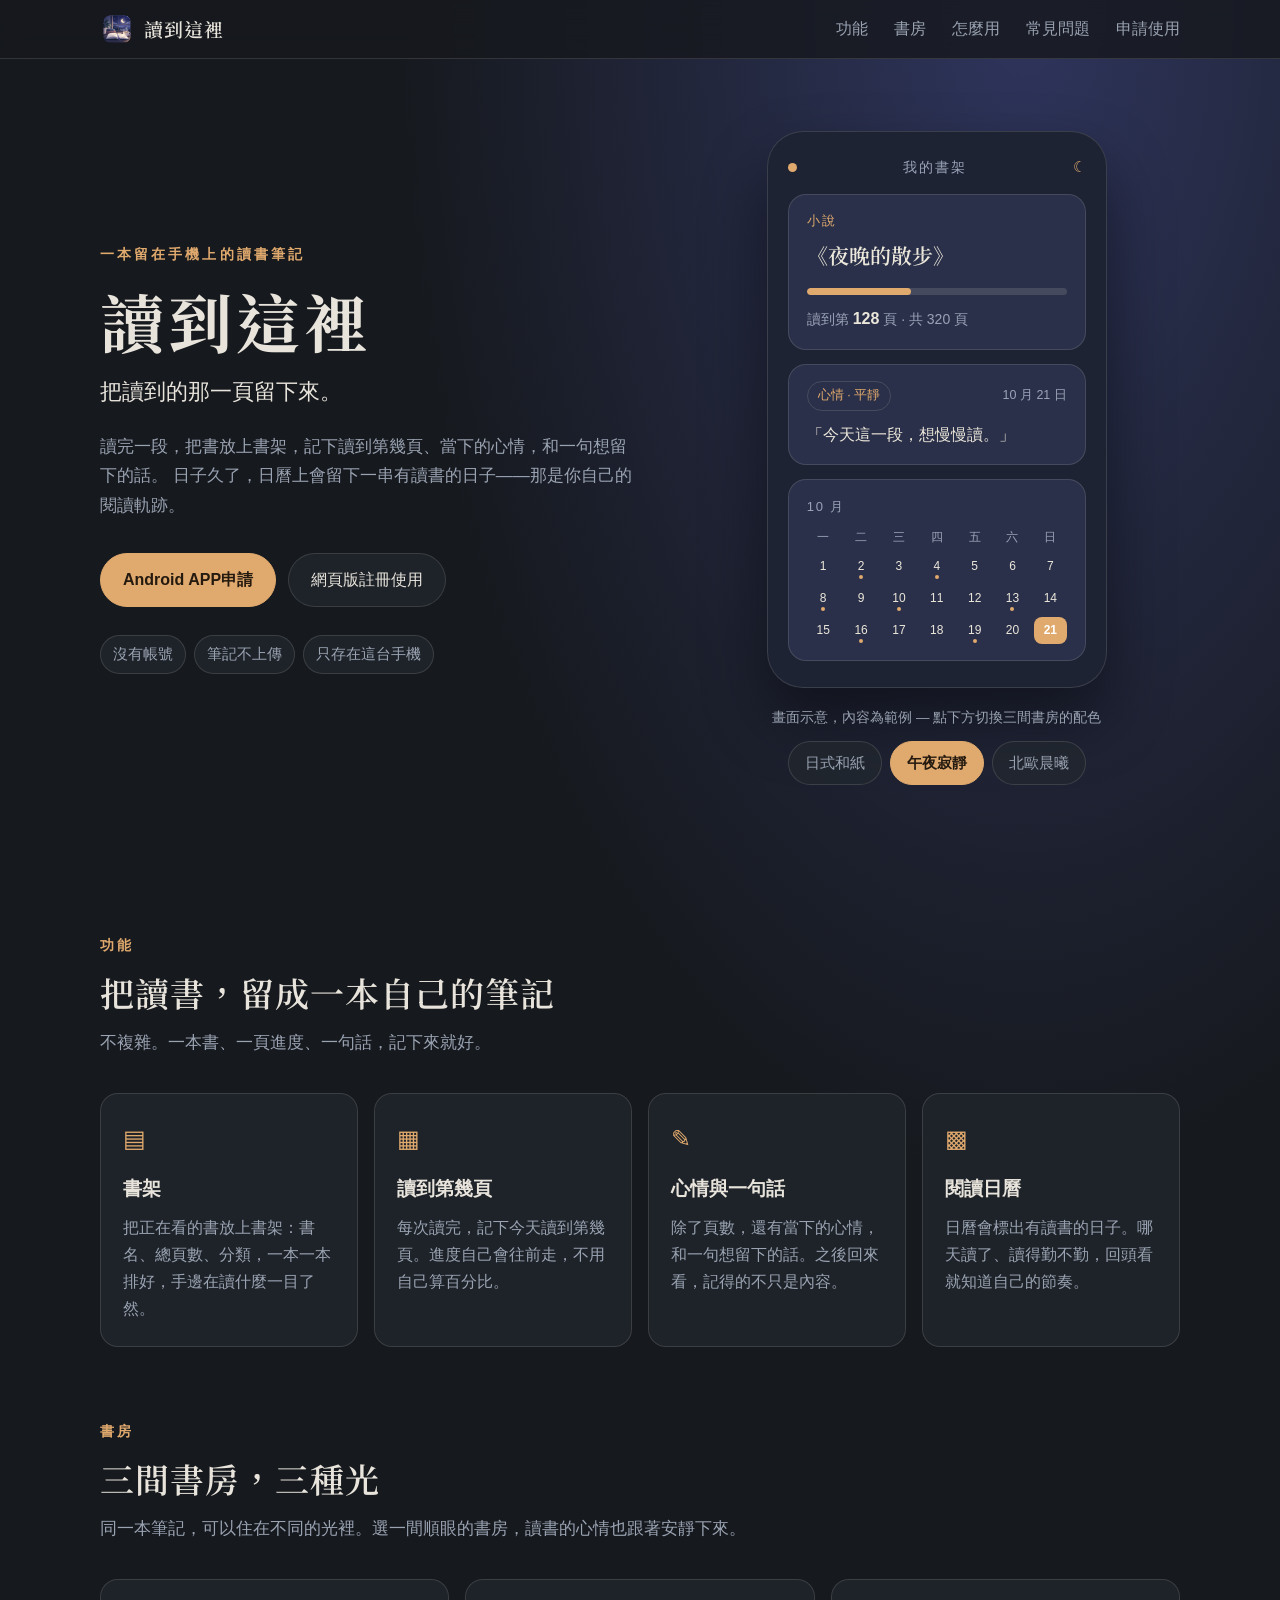
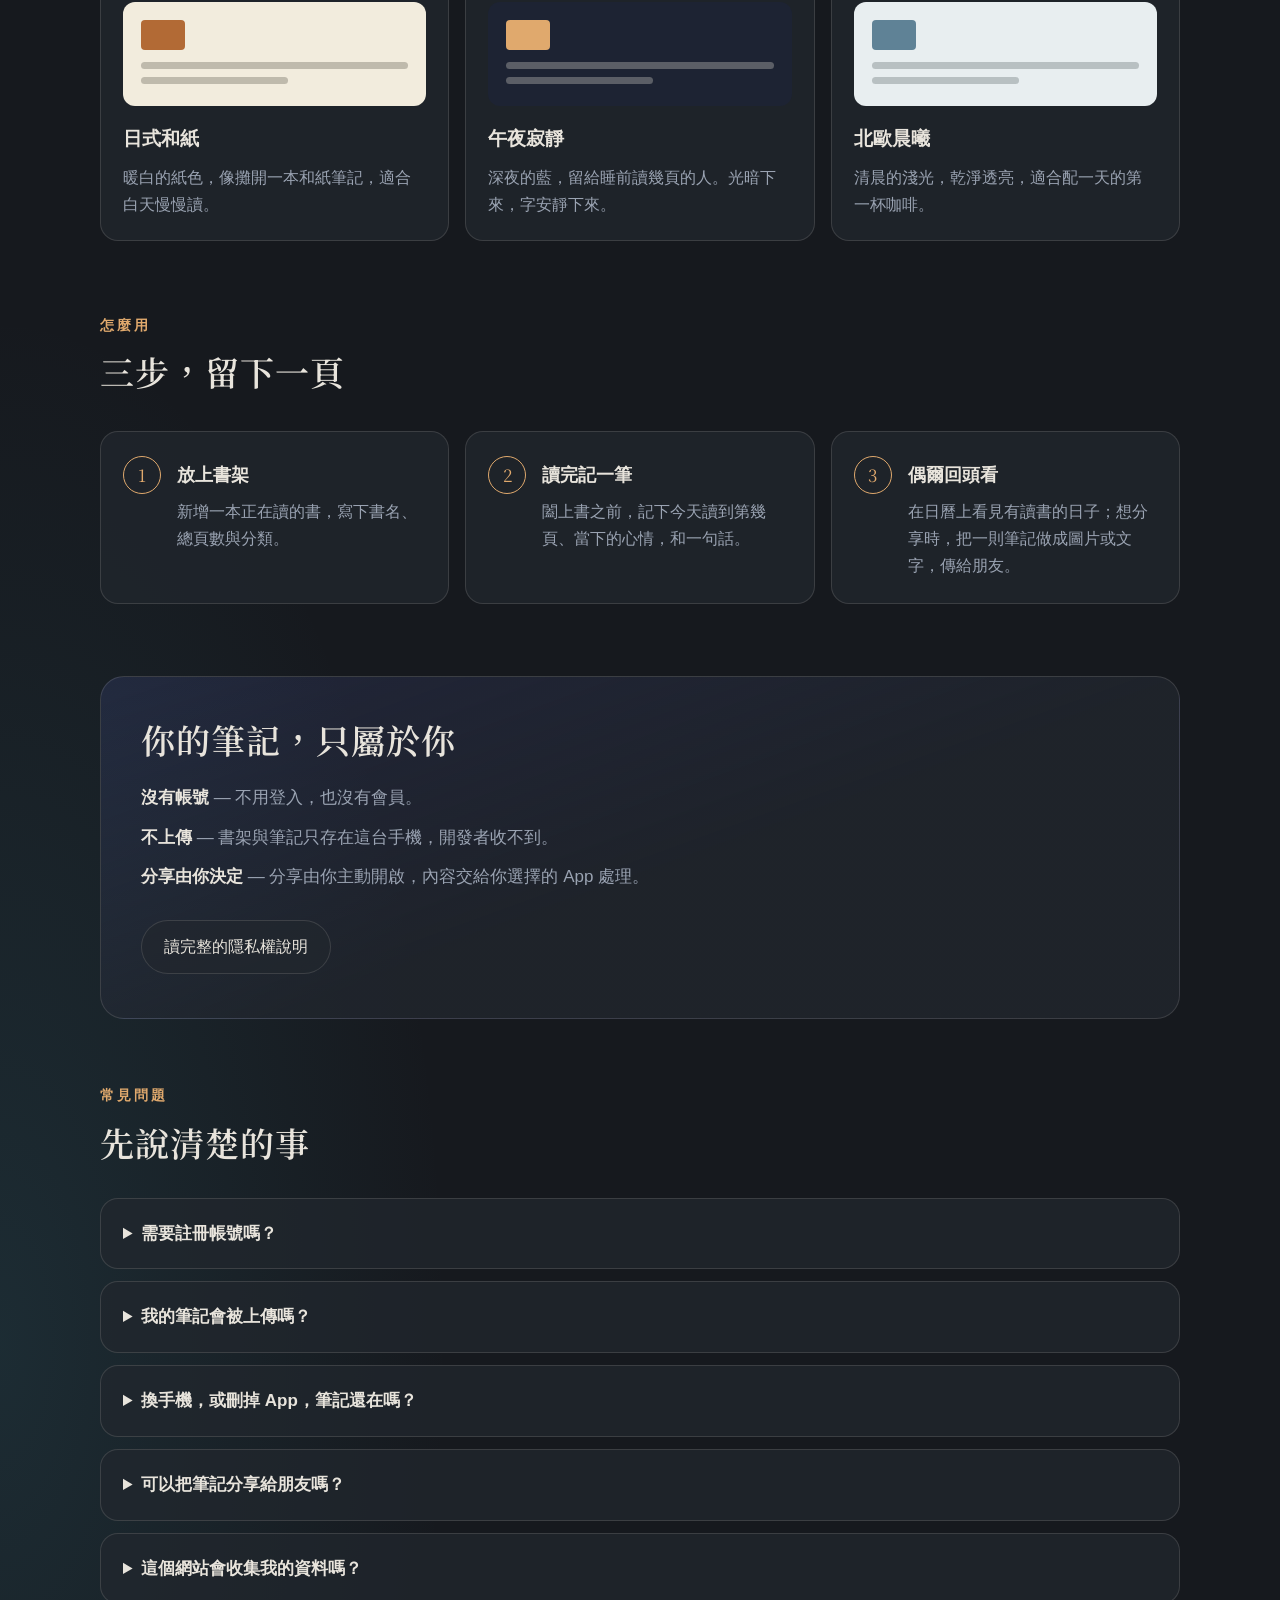
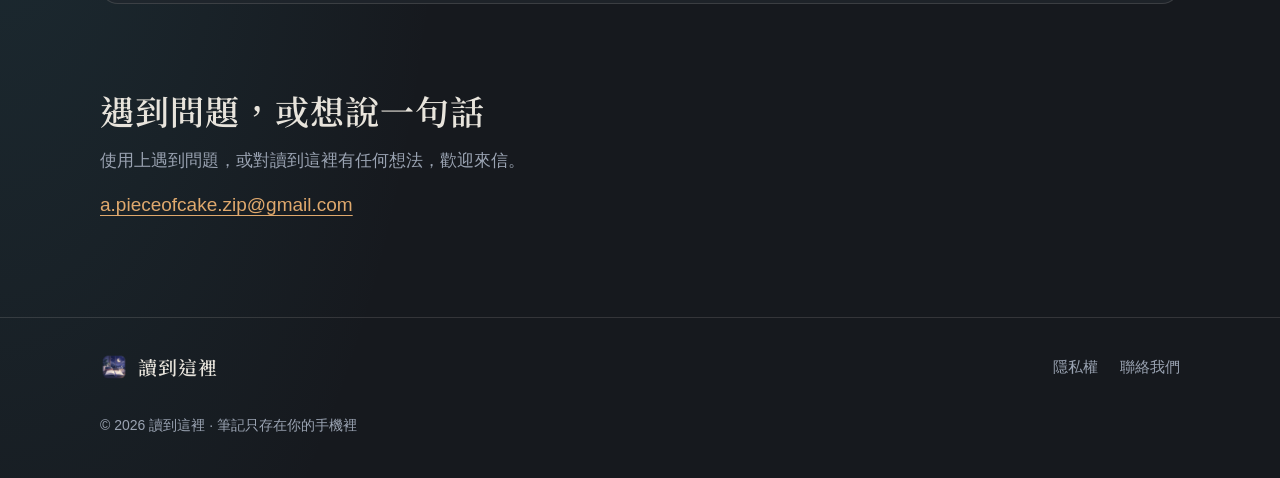
<file: index.html>
<!DOCTYPE html>
<html lang="zh-Hant">
  <head>
    <meta charset="utf-8" />
    <meta name="viewport" content="width=device-width, initial-scale=1" />
    <title>讀到這裡 — 把讀到的那一頁留下來</title>
    <meta name="description" content="讀到這裡是一本留在手機上的讀書筆記。把正在看的書放到書架，記下讀到第幾頁、當下的心情，和一句話。日曆會標出有讀書的日子。筆記只存在這台手機，沒有帳號。" />
    <link rel="canonical" href="https://read.dreamdiary.workers.dev/" />
    <meta name="theme-color" content="#16191e" />
    <meta property="og:type" content="website" />
    <meta property="og:site_name" content="讀到這裡" />
    <meta property="og:title" content="讀到這裡 — 把讀到的那一頁留下來" />
    <meta property="og:description" content="一本留在手機上的讀書筆記。記下讀到第幾頁、當下的心情，和一句話。" />
    <meta property="og:url" content="https://read.dreamdiary.workers.dev/" />
    <meta property="og:image" content="https://read.dreamdiary.workers.dev/icon.png" />
    <meta name="twitter:card" content="summary" />
    <link rel="icon" href="/icon.png" />
    <link rel="apple-touch-icon" href="/icon.png" />
    <link rel="manifest" href="/site.webmanifest" />
    <link rel="preconnect" href="https://fonts.googleapis.com" />
    <link rel="preconnect" href="https://fonts.gstatic.com" crossorigin />
    <link href="https://fonts.googleapis.com/css2?family=Noto+Serif+TC:wght@500;600;700&display=swap" rel="stylesheet" />
    <link rel="stylesheet" href="/styles.css" />
  </head>
  <body>
    <a class="skip" href="#main">跳到主要內容</a>

    <header class="site-header">
      <div class="header-in">
        <a class="brand" href="/" aria-label="讀到這裡 — 首頁">
          <img src="/icon.png" width="34" height="34" alt="" />
          <span>讀到這裡</span>
        </a>
        <nav class="site-nav" aria-label="網站導覽">
          <a href="#features">功能</a>
          <a href="#rooms">書房</a>
          <a href="#how">怎麼用</a>
          <a href="#faq">常見問題</a>
          <a href="/apply/">申請使用</a>
        </nav>
      </div>
    </header>

    <main id="main">
      <!-- Hero -->
      <section class="hero">
        <div class="hero-copy reveal">
          <p class="eyebrow">一本留在手機上的讀書筆記</p>
          <h1>讀到這裡</h1>
          <p class="lead">把讀到的那一頁留下來。</p>
          <p class="hero-text">
            讀完一段，把書放上書架，記下讀到第幾頁、當下的心情，和一句想留下的話。
            日子久了，日曆上會留下一串有讀書的日子——那是你自己的閱讀軌跡。
          </p>
          <div class="hero-cta">
            <a class="btn btn-primary" href="/apply/">Android APP申請</a>
            <a class="btn btn-ghost" href="https://readhere.pages.dev/">網頁版註冊使用</a>
          </div>
          <ul class="hero-notes">
            <li>沒有帳號</li>
            <li>筆記不上傳</li>
            <li>只存在這台手機</li>
          </ul>
        </div>

        <div class="hero-visual reveal">
          <div class="phone" id="phone" data-theme="midnight" role="img"
               aria-label="讀到這裡 App 畫面示意：書架上的一本書，讀到第 128 頁，共 320 頁，心情是平靜，留下一句話；下方日曆標出有讀書的日子。">
            <div class="phone-bar"><span class="phone-dot"></span><span class="phone-title">我的書架</span><span class="phone-moon" aria-hidden="true">☾</span></div>
            <div class="phone-book">
              <p class="phone-book-cat">小說</p>
              <p class="phone-book-name">《夜晚的散步》</p>
              <div class="phone-progress"><span style="width:40%"></span></div>
              <p class="phone-page">讀到第 <strong>128</strong> 頁 · 共 320 頁</p>
            </div>
            <div class="phone-note">
              <p class="phone-note-row"><span class="phone-chip">心情 · 平靜</span><span class="phone-date">10 月 21 日</span></p>
              <p class="phone-sentence">「今天這一段，想慢慢讀。」</p>
            </div>
            <div class="phone-cal" aria-hidden="true">
              <p class="phone-cal-title">10 月</p>
              <div class="phone-cal-grid">
                <span>一</span><span>二</span><span>三</span><span>四</span><span>五</span><span>六</span><span>日</span>
                <span class="d">1</span><span class="d read">2</span><span class="d">3</span><span class="d read">4</span><span class="d">5</span><span class="d">6</span><span class="d">7</span>
                <span class="d read">8</span><span class="d">9</span><span class="d read">10</span><span class="d">11</span><span class="d">12</span><span class="d read">13</span><span class="d">14</span>
                <span class="d">15</span><span class="d read">16</span><span class="d">17</span><span class="d">18</span><span class="d read">19</span><span class="d">20</span><span class="d today">21</span>
              </div>
            </div>
          </div>
          <p class="mock-caption">畫面示意，內容為範例 — 點下方切換三間書房的配色</p>
          <div class="room-switch" role="group" aria-label="預覽書房配色">
            <button type="button" data-room="washi">日式和紙</button>
            <button type="button" data-room="midnight" class="active" aria-pressed="true">午夜寂靜</button>
            <button type="button" data-room="nordic">北歐晨曦</button>
          </div>
        </div>
      </section>

      <!-- Features -->
      <section class="section" id="features">
        <p class="section-eyebrow reveal">功能</p>
        <h2 class="reveal">把讀書，留成一本自己的筆記</h2>
        <p class="section-lead reveal">不複雜。一本書、一頁進度、一句話，記下來就好。</p>
        <div class="cards">
          <article class="card reveal">
            <p class="card-icon" aria-hidden="true">▤</p>
            <h3>書架</h3>
            <p>把正在看的書放上書架：書名、總頁數、分類，一本一本排好，手邊在讀什麼一目了然。</p>
          </article>
          <article class="card reveal">
            <p class="card-icon" aria-hidden="true">▦</p>
            <h3>讀到第幾頁</h3>
            <p>每次讀完，記下今天讀到第幾頁。進度自己會往前走，不用自己算百分比。</p>
          </article>
          <article class="card reveal">
            <p class="card-icon" aria-hidden="true">✎</p>
            <h3>心情與一句話</h3>
            <p>除了頁數，還有當下的心情，和一句想留下的話。之後回來看，記得的不只是內容。</p>
          </article>
          <article class="card reveal">
            <p class="card-icon" aria-hidden="true">▩</p>
            <h3>閱讀日曆</h3>
            <p>日曆會標出有讀書的日子。哪天讀了、讀得勤不勤，回頭看就知道自己的節奏。</p>
          </article>
        </div>
      </section>

      <!-- Rooms -->
      <section class="section" id="rooms">
        <p class="section-eyebrow reveal">書房</p>
        <h2 class="reveal">三間書房，三種光</h2>
        <p class="section-lead reveal">同一本筆記，可以住在不同的光裡。選一間順眼的書房，讀書的心情也跟著安靜下來。</p>
        <div class="rooms-grid">
          <article class="room-card room-washi reveal">
            <div class="room-preview"><span class="room-book"></span><span class="room-line"></span><span class="room-line short"></span></div>
            <h3>日式和紙</h3>
            <p>暖白的紙色，像攤開一本和紙筆記，適合白天慢慢讀。</p>
          </article>
          <article class="room-card room-midnight reveal">
            <div class="room-preview"><span class="room-book"></span><span class="room-line"></span><span class="room-line short"></span></div>
            <h3>午夜寂靜</h3>
            <p>深夜的藍，留給睡前讀幾頁的人。光暗下來，字安靜下來。</p>
          </article>
          <article class="room-card room-nordic reveal">
            <div class="room-preview"><span class="room-book"></span><span class="room-line"></span><span class="room-line short"></span></div>
            <h3>北歐晨曦</h3>
            <p>清晨的淺光，乾淨透亮，適合配一天的第一杯咖啡。</p>
          </article>
        </div>
      </section>

      <!-- How -->
      <section class="section" id="how">
        <p class="section-eyebrow reveal">怎麼用</p>
        <h2 class="reveal">三步，留下一頁</h2>
        <ol class="steps">
          <li class="reveal">
            <span class="step-no" aria-hidden="true">1</span>
            <div>
              <h3>放上書架</h3>
              <p>新增一本正在讀的書，寫下書名、總頁數與分類。</p>
            </div>
          </li>
          <li class="reveal">
            <span class="step-no" aria-hidden="true">2</span>
            <div>
              <h3>讀完記一筆</h3>
              <p>闔上書之前，記下今天讀到第幾頁、當下的心情，和一句話。</p>
            </div>
          </li>
          <li class="reveal">
            <span class="step-no" aria-hidden="true">3</span>
            <div>
              <h3>偶爾回頭看</h3>
              <p>在日曆上看見有讀書的日子；想分享時，把一則筆記做成圖片或文字，傳給朋友。</p>
            </div>
          </li>
        </ol>
      </section>

      <!-- Privacy teaser -->
      <section class="section privacy-teaser reveal" id="privacy">
        <h2>你的筆記，只屬於你</h2>
        <ul class="privacy-points">
          <li><strong>沒有帳號</strong> — 不用登入，也沒有會員。</li>
          <li><strong>不上傳</strong> — 書架與筆記只存在這台手機，開發者收不到。</li>
          <li><strong>分享由你決定</strong> — 分享由你主動開啟，內容交給你選擇的 App 處理。</li>
        </ul>
        <a class="btn btn-ghost" href="/privacy/">讀完整的隱私權說明</a>
      </section>

      <!-- FAQ -->
      <section class="section" id="faq">
        <p class="section-eyebrow reveal">常見問題</p>
        <h2 class="reveal">先說清楚的事</h2>
        <div class="faq-list">
          <details class="reveal">
            <summary>需要註冊帳號嗎？</summary>
            <p>不用。打開就能記，沒有登入，也沒有會員。</p>
          </details>
          <details class="reveal">
            <summary>我的筆記會被上傳嗎？</summary>
            <p>不會。書架與筆記都只存在你的手機裡，開發者收不到，App 也不會把它們上傳。</p>
          </details>
          <details class="reveal">
            <summary>換手機，或刪掉 App，筆記還在嗎？</summary>
            <p>筆記只留在原本那台手機。刪除 App，或清除 App 的資料，筆記會一起刪除；開發者端沒有另一份備份可以復原。</p>
          </details>
          <details class="reveal">
            <summary>可以把筆記分享給朋友嗎？</summary>
            <p>可以。分享由你主動開啟，App 會做出一張圖片，或一段文字，再交給手機的分享功能，由你選擇的 App 處理。</p>
          </details>
          <details class="reveal">
            <summary>這個網站會收集我的資料嗎？</summary>
            <p>筆記不會送到這裡，也不使用追蹤 Cookie。若你在「申請使用」頁留下姓名與 Gmail，只會用來聯絡 Android 封閉測試。</p>
          </details>
        </div>
      </section>

      <!-- Support -->
      <section class="section support reveal" id="support">
        <h2>遇到問題，或想說一句話</h2>
        <p>使用上遇到問題，或對讀到這裡有任何想法，歡迎來信。</p>
        <p><a class="mail-link" href="mailto:a.pieceofcake.zip@gmail.com">a.pieceofcake.zip@gmail.com</a></p>
      </section>
    </main>

    <footer class="site-footer-full">
      <div class="footer-in">
        <a class="brand" href="/">
          <img src="/icon.png" width="28" height="28" alt="" />
          <span>讀到這裡</span>
        </a>
        <nav class="footer-nav" aria-label="頁尾導覽">
          <a href="/privacy/">隱私權</a>
          <a href="/privacy/#contact">聯絡我們</a>
        </nav>
        <p class="footer-note">© <span id="year">2026</span> 讀到這裡 · 筆記只存在你的手機裡</p>
      </div>
    </footer>

    <script src="/app.js" defer></script>
  </body>
</html>
</file>
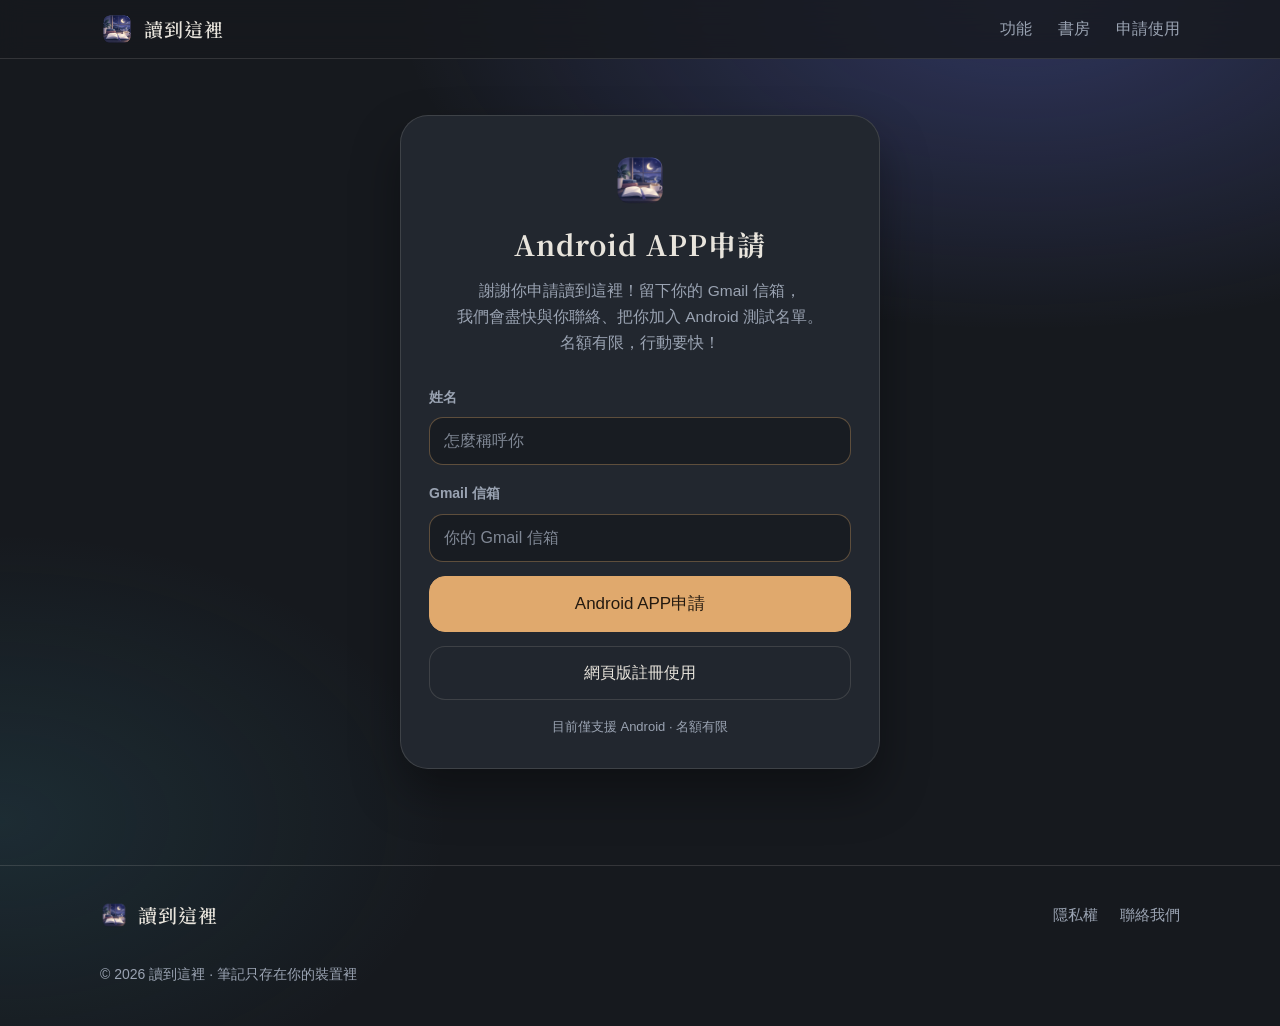
<file: apply/index.html>
<!DOCTYPE html>
<html lang="zh-Hant">
  <head>
    <meta charset="utf-8" />
    <meta name="viewport" content="width=device-width, initial-scale=1" />
    <title>申請讀到這裡 — Android APP 與網頁版</title>
    <meta
      name="description"
      content="申請讀到這裡的 Android 封閉測試，或前往網頁版註冊使用。留下姓名與 Gmail，我們會盡快與你聯絡。"
    />
    <link rel="canonical" href="https://read.dreamdiary.workers.dev/apply/" />
    <meta name="theme-color" content="#16191e" />
    <meta property="og:type" content="website" />
    <meta property="og:site_name" content="讀到這裡" />
    <meta property="og:title" content="申請讀到這裡 — Android APP 與網頁版" />
    <meta
      property="og:description"
      content="申請 Android 封閉測試，或前往網頁版註冊使用。"
    />
    <meta property="og:url" content="https://read.dreamdiary.workers.dev/apply/" />
    <meta property="og:image" content="https://read.dreamdiary.workers.dev/icon.png" />
    <meta name="twitter:card" content="summary" />
    <link rel="icon" href="/icon.png" />
    <link rel="apple-touch-icon" href="/icon.png" />
    <link rel="manifest" href="/site.webmanifest" />
    <link rel="preconnect" href="https://fonts.googleapis.com" />
    <link rel="preconnect" href="https://fonts.gstatic.com" crossorigin />
    <link
      href="https://fonts.googleapis.com/css2?family=Noto+Serif+TC:wght@500;600;700&display=swap"
      rel="stylesheet"
    />
    <link rel="stylesheet" href="/styles.css" />
  </head>
  <body class="apply-page">
    <a class="skip" href="#main">跳到主要內容</a>

    <header class="site-header">
      <div class="header-in">
        <a class="brand" href="/" aria-label="讀到這裡 — 首頁">
          <img src="/icon.png" width="34" height="34" alt="" />
          <span>讀到這裡</span>
        </a>
        <nav class="site-nav" aria-label="網站導覽">
          <a href="/#features">功能</a>
          <a href="/#rooms">書房</a>
          <a href="/apply/" aria-current="page">申請使用</a>
        </nav>
      </div>
    </header>

    <main id="main" class="apply-main">
      <section class="apply-card" aria-labelledby="apply-title">
        <div id="apply-form-view">
          <div class="apply-ico" aria-hidden="true">
            <img src="/icon.png" width="56" height="56" alt="" />
          </div>
          <h1 id="apply-title">Android APP申請</h1>
          <p class="apply-sub">
            謝謝你申請讀到這裡！留下你的 Gmail 信箱，<br />
            我們會盡快與你聯絡、把你加入 Android 測試名單。<br />
            名額有限，行動要快！
          </p>

          <form id="android-form" class="apply-form" novalidate>
            <label class="apply-field">
              <span>姓名</span>
              <input
                type="text"
                id="f-name"
                name="name"
                placeholder="怎麼稱呼你"
                autocomplete="name"
              />
            </label>
            <label class="apply-field">
              <span>Gmail 信箱</span>
              <input
                type="email"
                id="f-email"
                name="email"
                placeholder="你的 Gmail 信箱"
                autocomplete="email"
              />
            </label>
            <p class="apply-err" id="form-err" role="alert"></p>
            <button type="submit" class="btn btn-primary apply-submit" id="android-submit">
              Android APP申請
            </button>
            <a class="btn btn-ghost apply-submit" href="https://readhere.pages.dev/">
              網頁版註冊使用
            </a>
            <p class="apply-note">目前僅支援 Android · 名額有限</p>
          </form>
        </div>

        <div id="apply-done" hidden>
          <div class="apply-ico apply-ico-mark" aria-hidden="true">✓</div>
          <h2>謝謝你的申請！</h2>
          <p class="apply-sub">
            我們會盡快與你聯絡、把你加入 Android 測試名單，請留意你的 Gmail 信箱。
          </p>
          <a class="btn btn-primary apply-submit" href="https://readhere.pages.dev/">
            網頁版註冊使用
          </a>
          <a class="btn btn-ghost apply-submit" href="/">回首頁</a>
        </div>

        <div id="apply-fallback" hidden>
          <div class="apply-ico apply-ico-mark" aria-hidden="true">!</div>
          <h2>哎呀，送出失敗了</h2>
          <p class="apply-sub">
            網路好像有點問題，麻煩直接把你的 Gmail 信箱寄到<br />
            <a class="mail-link" href="mailto:a.pieceofcake.zip@gmail.com">a.pieceofcake.zip@gmail.com</a><br />
            我們一樣會盡快與你聯絡！
          </p>
          <a
            class="btn btn-primary apply-submit"
            href="mailto:a.pieceofcake.zip@gmail.com?subject=%E3%80%90%E8%AE%80%E5%88%B0%E9%80%99%E8%A3%8F%E3%80%91Android%20APP%20%E7%94%B3%E8%AB%8B&body=%E6%88%91%E7%9A%84%20Gmail%20%E4%BF%A1%E7%AE%B1%EF%BC%9A"
          >
            寄出 Gmail 信箱
          </a>
          <a class="btn btn-ghost apply-submit" href="https://readhere.pages.dev/">
            網頁版註冊使用
          </a>
        </div>
      </section>
    </main>

    <footer class="site-footer-full">
      <div class="footer-in">
        <a class="brand" href="/">
          <img src="/icon.png" width="28" height="28" alt="" />
          <span>讀到這裡</span>
        </a>
        <nav class="footer-nav" aria-label="頁尾導覽">
          <a href="/privacy/">隱私權</a>
          <a href="/privacy/#contact">聯絡我們</a>
        </nav>
        <p class="footer-note">© <span id="year">2026</span> 讀到這裡 · 筆記只存在你的裝置裡</p>
      </div>
    </footer>

    <script>
      (function () {
        var year = document.getElementById("year");
        if (year) year.textContent = String(new Date().getFullYear());

        var FORM_ENDPOINT = "/api/apply";
        var form = document.getElementById("android-form");
        var formErr = document.getElementById("form-err");
        var submitBtn = document.getElementById("android-submit");
        var formView = document.getElementById("apply-form-view");
        var doneView = document.getElementById("apply-done");
        var fallbackView = document.getElementById("apply-fallback");

        form.addEventListener("submit", async function (event) {
          event.preventDefault();
          var name = document.getElementById("f-name").value.trim();
          var email = document.getElementById("f-email").value.trim();
          formErr.classList.remove("show");
          formErr.textContent = "";
          if (!name) {
            formErr.textContent = "請填寫姓名";
            formErr.classList.add("show");
            return;
          }
          if (!/^[^\s@]+@[^\s@]+\.[^\s@]+$/.test(email)) {
            formErr.textContent = "請填寫正確的 Gmail 信箱";
            formErr.classList.add("show");
            return;
          }

          submitBtn.disabled = true;
          var oldLabel = submitBtn.textContent;
          submitBtn.textContent = "送出中…";
          try {
            var res = await fetch(FORM_ENDPOINT, {
              method: "POST",
              headers: {
                "Content-Type": "application/json",
                Accept: "application/json",
              },
              body: JSON.stringify({
                姓名: name,
                "Gmail 信箱": email,
              }),
            });
            var data = {};
            try {
              data = await res.json();
            } catch (parseErr) {}
            if (res.ok && (data.success === true || data.success === "true")) {
              formView.hidden = true;
              fallbackView.hidden = true;
              doneView.hidden = false;
            } else if (data && data.error) {
              formErr.textContent = data.error;
              formErr.classList.add("show");
            } else {
              throw new Error("submit failed");
            }
          } catch (error) {
            formView.hidden = true;
            doneView.hidden = true;
            fallbackView.hidden = false;
          } finally {
            submitBtn.disabled = false;
            submitBtn.textContent = oldLabel;
          }
        });
      })();
    </script>
  </body>
</html>
</file>
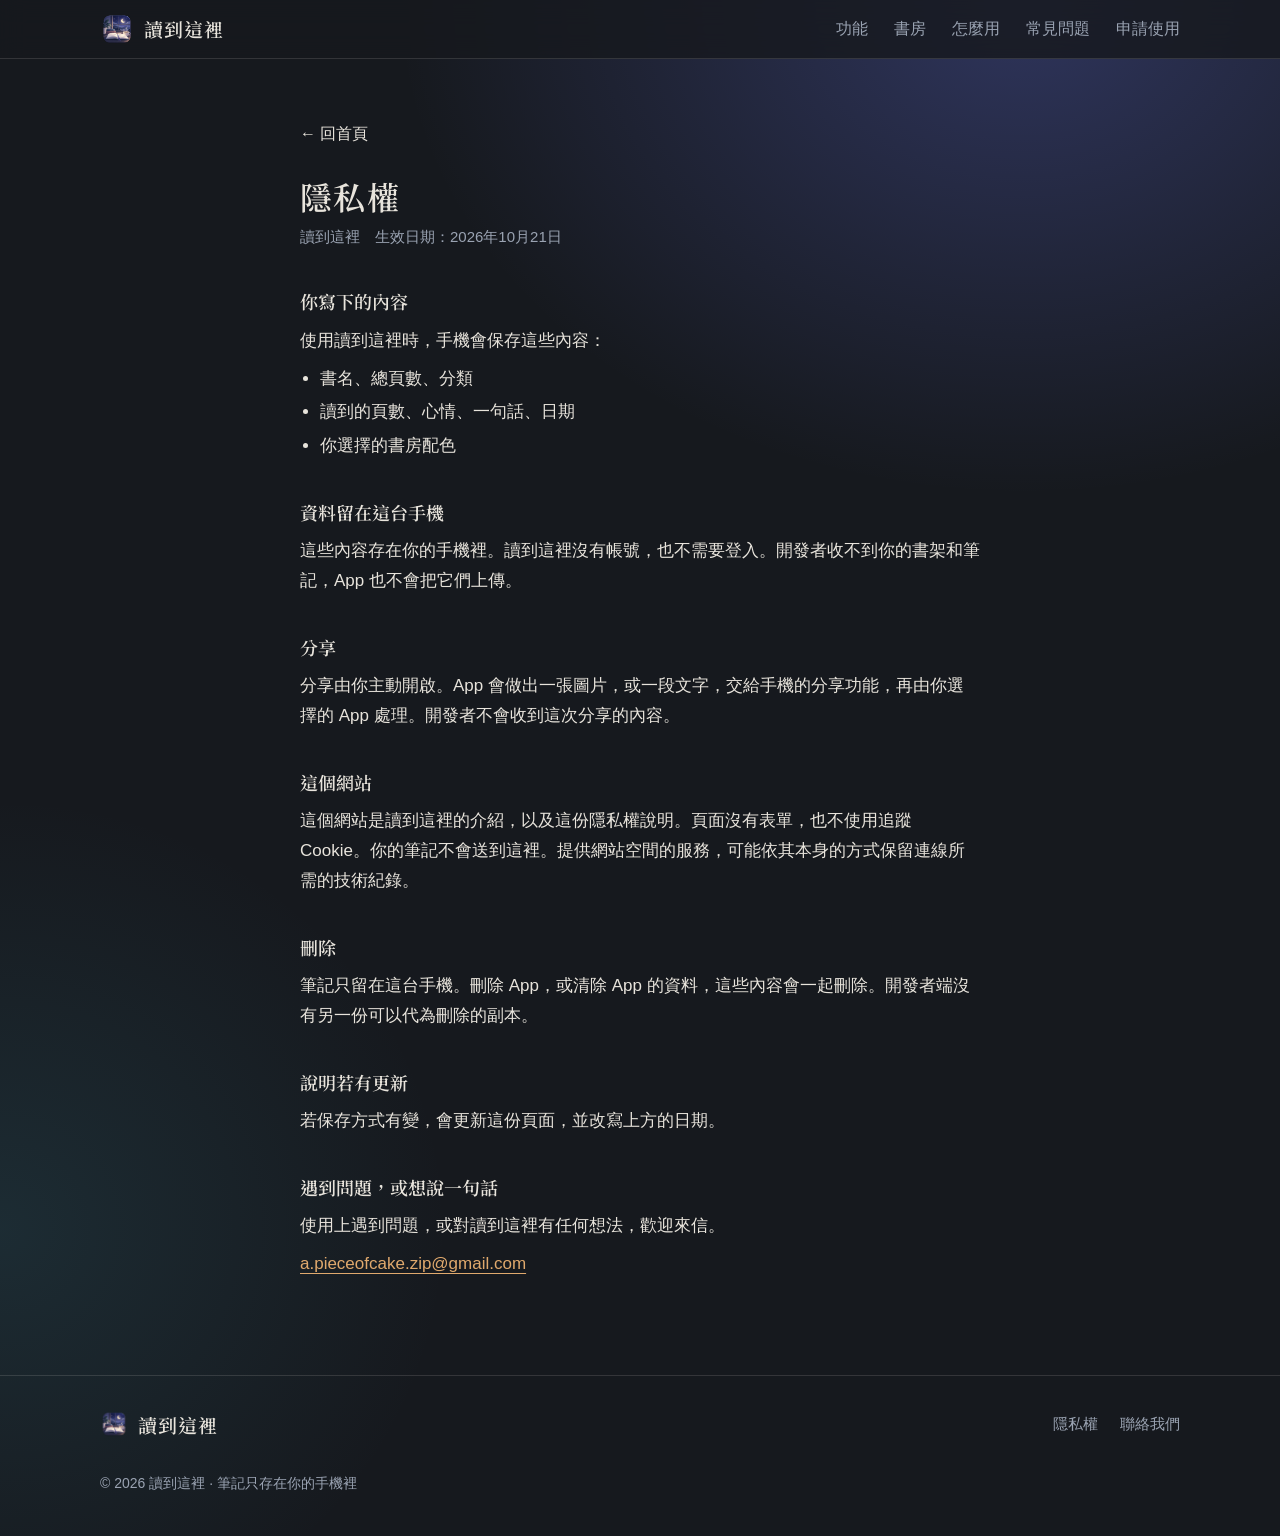
<file: privacy/index.html>
<!DOCTYPE html>
<html lang="zh-Hant">
  <head>
    <meta charset="utf-8" />
    <meta name="viewport" content="width=device-width, initial-scale=1" />
    <title>隱私權 — 讀到這裡</title>
    <meta name="description" content="讀到這裡如何保存你的讀書筆記。" />
    <link rel="canonical" href="https://read.dreamdiary.workers.dev/privacy/" />
    <meta name="theme-color" content="#16191e" />
    <link rel="icon" href="/icon.png" />
    <link rel="apple-touch-icon" href="/icon.png" />
    <link rel="manifest" href="/site.webmanifest" />
    <link rel="preconnect" href="https://fonts.googleapis.com" />
    <link rel="preconnect" href="https://fonts.gstatic.com" crossorigin />
    <link href="https://fonts.googleapis.com/css2?family=Noto+Serif+TC:wght@500;600;700&display=swap" rel="stylesheet" />
    <link rel="stylesheet" href="/styles.css" />
  </head>
  <body>
    <a class="skip" href="#main">跳到主要內容</a>

    <header class="site-header">
      <div class="header-in">
        <a class="brand" href="/" aria-label="讀到這裡 — 首頁">
          <img src="/icon.png" width="34" height="34" alt="" />
          <span>讀到這裡</span>
        </a>
        <nav class="site-nav" aria-label="網站導覽">
          <a href="/#features">功能</a>
          <a href="/#rooms">書房</a>
          <a href="/#how">怎麼用</a>
          <a href="/#faq">常見問題</a>
          <a href="/apply/">申請使用</a>
        </nav>
      </div>
    </header>

    <main id="main">
      <article class="policy">
        <a class="back" href="/">← 回首頁</a>
        <h1>隱私權</h1>
        <p class="dated">讀到這裡　生效日期：2026年10月21日</p>

        <h2>你寫下的內容</h2>
        <p>使用讀到這裡時，手機會保存這些內容：</p>
        <ul>
          <li>書名、總頁數、分類</li>
          <li>讀到的頁數、心情、一句話、日期</li>
          <li>你選擇的書房配色</li>
        </ul>

        <h2>資料留在這台手機</h2>
        <p>這些內容存在你的手機裡。讀到這裡沒有帳號，也不需要登入。開發者收不到你的書架和筆記，App 也不會把它們上傳。</p>

        <h2>分享</h2>
        <p>分享由你主動開啟。App 會做出一張圖片，或一段文字，交給手機的分享功能，再由你選擇的 App 處理。開發者不會收到這次分享的內容。</p>

        <h2>這個網站</h2>
        <p>這個網站是讀到這裡的介紹，以及這份隱私權說明。頁面沒有表單，也不使用追蹤 Cookie。你的筆記不會送到這裡。提供網站空間的服務，可能依其本身的方式保留連線所需的技術紀錄。</p>

        <h2>刪除</h2>
        <p>筆記只留在這台手機。刪除 App，或清除 App 的資料，這些內容會一起刪除。開發者端沒有另一份可以代為刪除的副本。</p>

        <h2>說明若有更新</h2>
        <p>若保存方式有變，會更新這份頁面，並改寫上方的日期。</p>

        <h2 id="contact">遇到問題，或想說一句話</h2>
        <p>使用上遇到問題，或對讀到這裡有任何想法，歡迎來信。</p>
        <p><a href="mailto:a.pieceofcake.zip@gmail.com">a.pieceofcake.zip@gmail.com</a></p>
      </article>
    </main>

    <footer class="site-footer-full">
      <div class="footer-in">
        <a class="brand" href="/">
          <img src="/icon.png" width="28" height="28" alt="" />
          <span>讀到這裡</span>
        </a>
        <nav class="footer-nav" aria-label="頁尾導覽">
          <a href="/privacy/">隱私權</a>
          <a href="/privacy/#contact">聯絡我們</a>
        </nav>
        <p class="footer-note">© <span id="year">2026</span> 讀到這裡 · 筆記只存在你的手機裡</p>
      </div>
    </footer>

    <script src="/app.js" defer></script>
  </body>
</html>
</file>
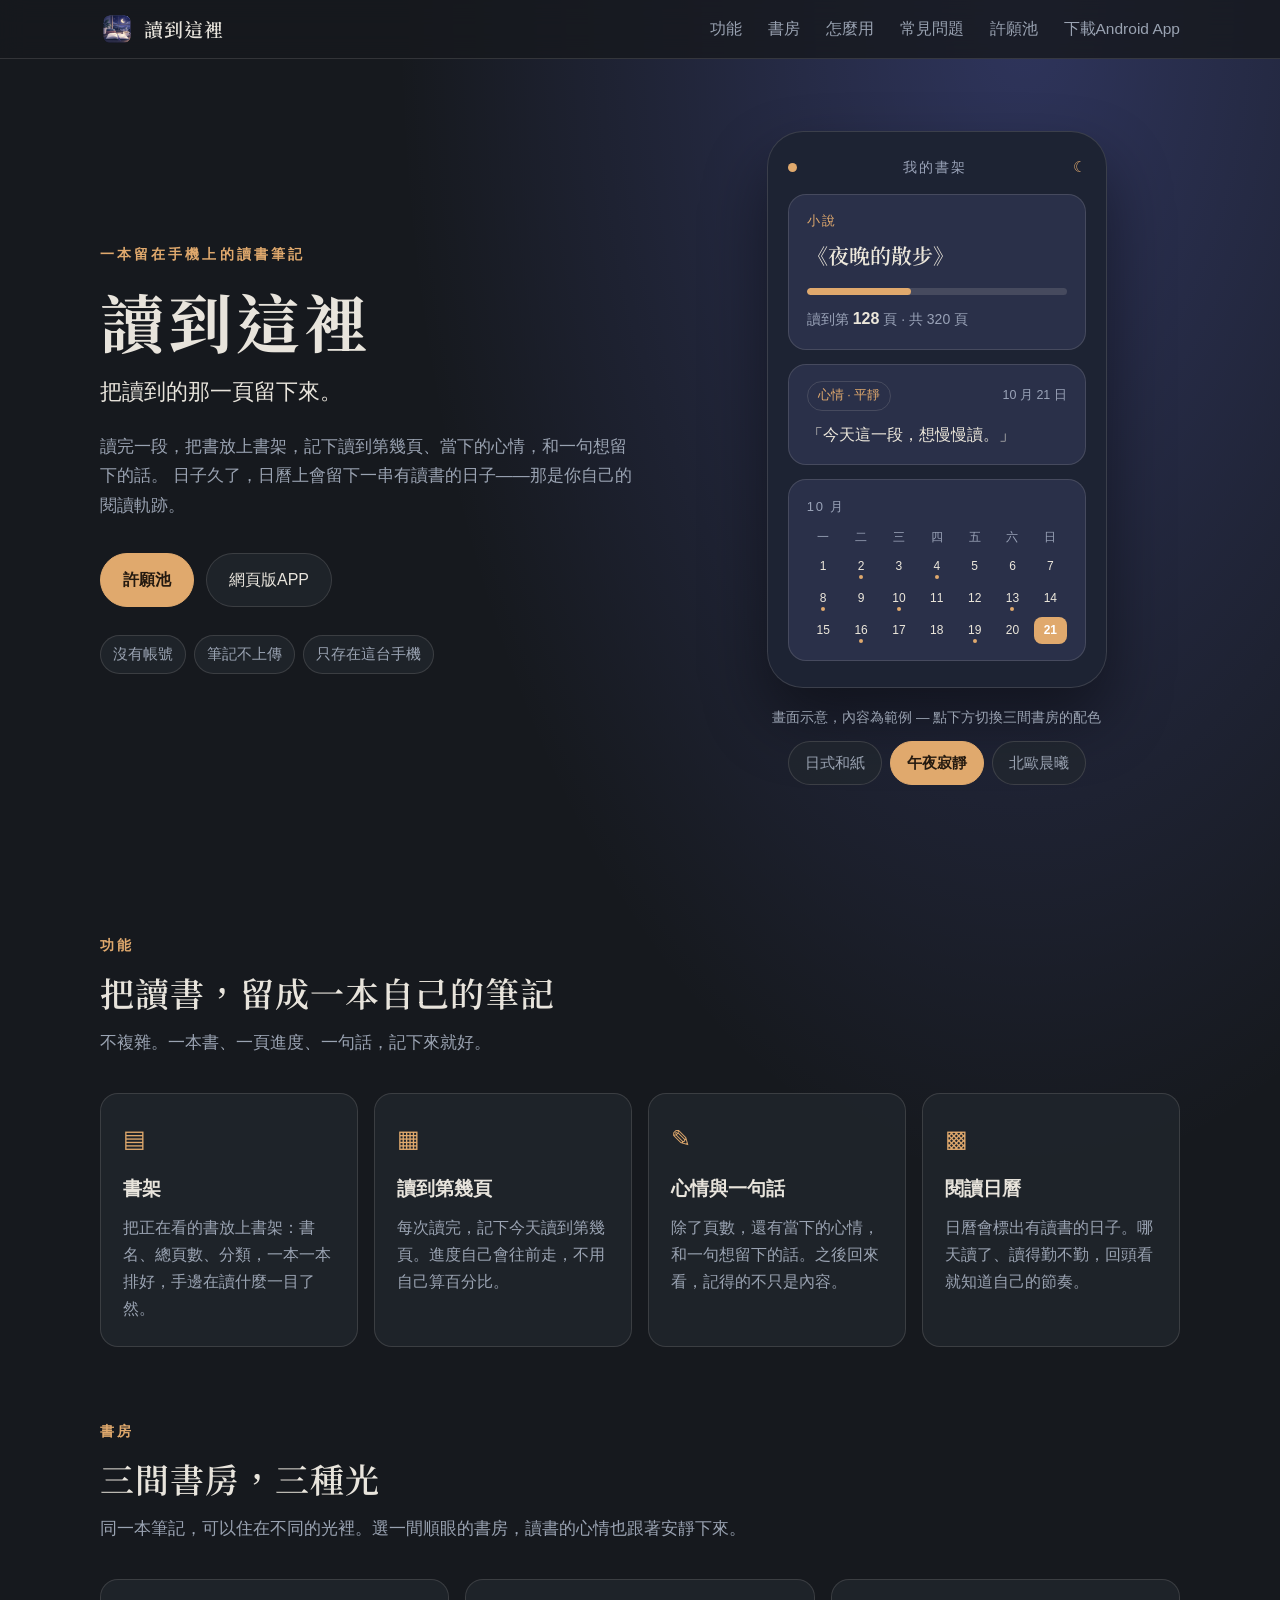
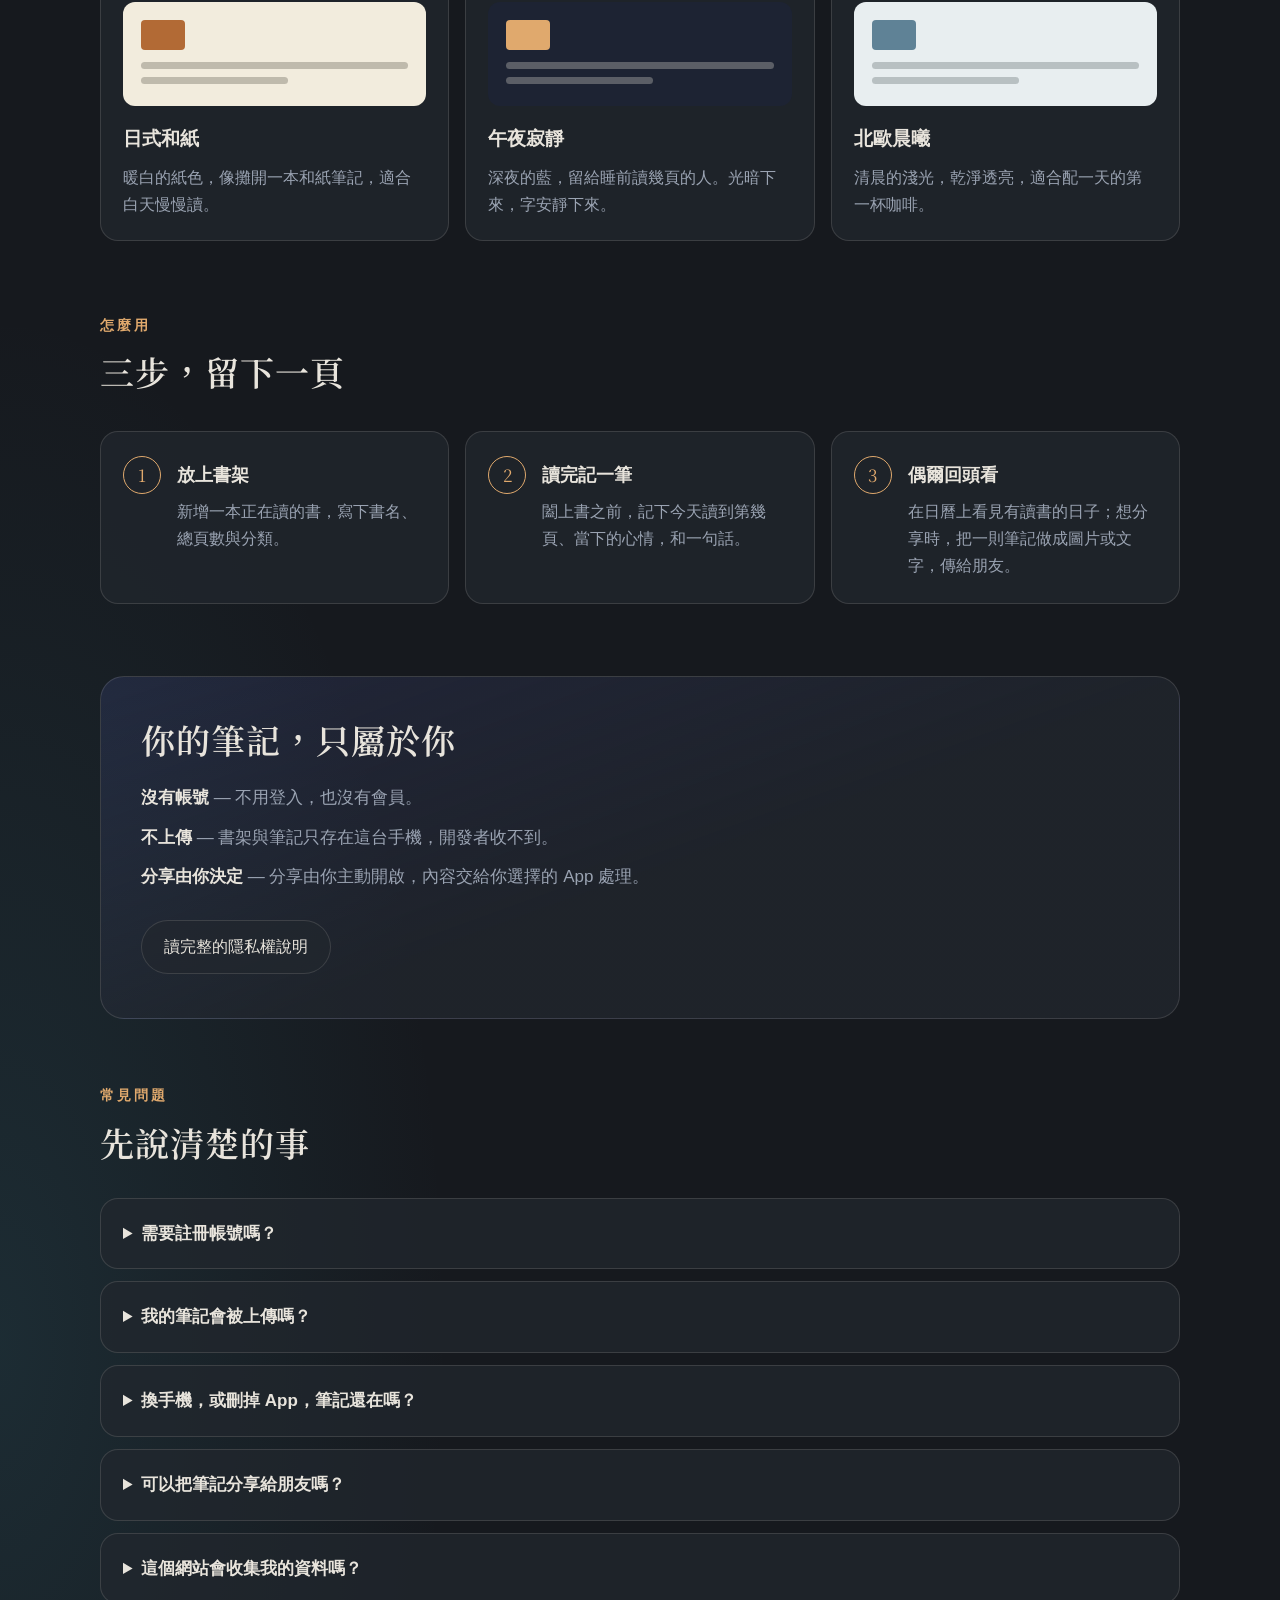
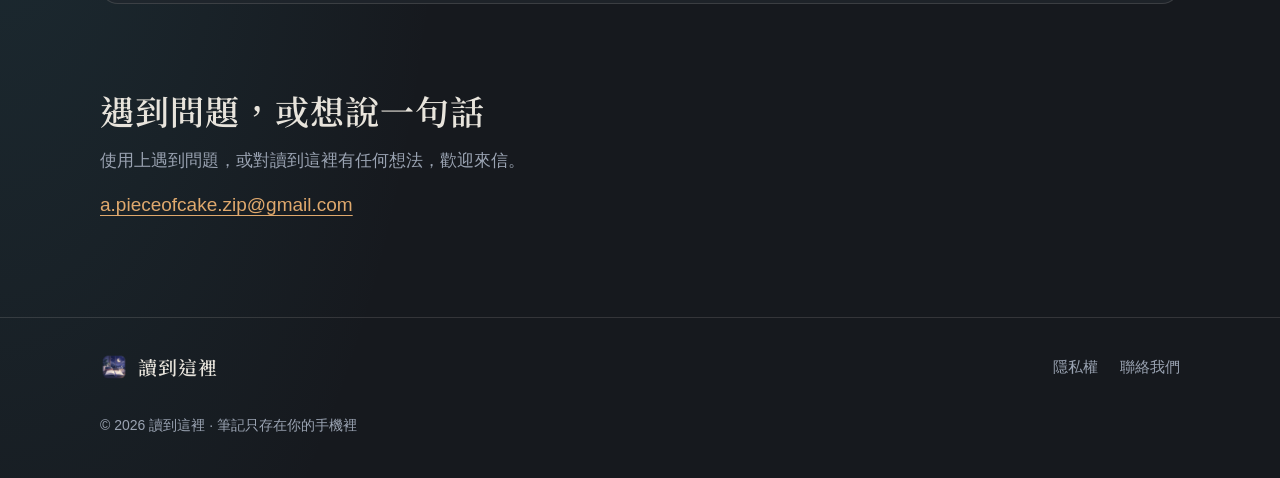
<file: public/index.html>
<!DOCTYPE html>
<html lang="zh-Hant">
  <head>
    <meta charset="utf-8" />
    <meta name="viewport" content="width=device-width, initial-scale=1" />
    <title>讀到這裡 — 把讀到的那一頁留下來</title>
    <meta name="description" content="讀到這裡是一本留在手機上的讀書筆記。把正在看的書放到書架，記下讀到第幾頁、當下的心情，和一句話。日曆會標出有讀書的日子。筆記只存在這台手機，沒有帳號。" />
    <link rel="canonical" href="https://readhere.pages.dev/" />
    <meta name="theme-color" content="#16191e" />
    <meta property="og:type" content="website" />
    <meta property="og:site_name" content="讀到這裡" />
    <meta property="og:title" content="讀到這裡 — 把讀到的那一頁留下來" />
    <meta property="og:description" content="一本留在手機上的讀書筆記。記下讀到第幾頁、當下的心情，和一句話。" />
    <meta property="og:url" content="https://readhere.pages.dev/" />
    <meta property="og:image" content="https://readhere.pages.dev/icon.png" />
    <meta name="twitter:card" content="summary" />
    <link rel="icon" href="/icon.png" />
    <link rel="apple-touch-icon" href="/icon.png" />
    <link rel="manifest" href="/site.webmanifest" />
    <link rel="preconnect" href="https://fonts.googleapis.com" />
    <link rel="preconnect" href="https://fonts.gstatic.com" crossorigin />
    <link href="https://fonts.googleapis.com/css2?family=Noto+Serif+TC:wght@500;600;700&display=swap" rel="stylesheet" />
    <link rel="stylesheet" href="/styles.css" />
  </head>
  <body>
    <a class="skip" href="#main">跳到主要內容</a>

    <header class="site-header">
      <div class="header-in">
        <a class="brand" href="/" aria-label="讀到這裡 — 首頁">
          <img src="/icon.png" width="34" height="34" alt="" />
          <span>讀到這裡</span>
        </a>
        <nav class="site-nav" aria-label="網站導覽">
          <a href="#features">功能</a>
          <a href="#rooms">書房</a>
          <a href="#how">怎麼用</a>
          <a href="#faq">常見問題</a>
          <a href="/wishlist/">許願池</a>
          <a href="https://play.google.com/store/apps/details?id=app.hiyori.readhere">下載Android App</a>
        </nav>
      </div>
    </header>

    <main id="main">
      <!-- Hero -->
      <section class="hero">
        <div class="hero-copy reveal">
          <p class="eyebrow">一本留在手機上的讀書筆記</p>
          <h1>讀到這裡</h1>
          <p class="lead">把讀到的那一頁留下來。</p>
          <p class="hero-text">
            讀完一段，把書放上書架，記下讀到第幾頁、當下的心情，和一句想留下的話。
            日子久了，日曆上會留下一串有讀書的日子——那是你自己的閱讀軌跡。
          </p>
          <div class="hero-cta">
            <a class="btn btn-primary" href="/wishlist/">許願池</a>
            <a class="btn btn-ghost" href="https://readhere-web.pages.dev/">網頁版APP</a>
          </div>
          <ul class="hero-notes">
            <li>沒有帳號</li>
            <li>筆記不上傳</li>
            <li>只存在這台手機</li>
          </ul>
        </div>

        <div class="hero-visual reveal">
          <div class="phone" id="phone" data-theme="midnight" role="img"
               aria-label="讀到這裡 App 畫面示意：書架上的一本書，讀到第 128 頁，共 320 頁，心情是平靜，留下一句話；下方日曆標出有讀書的日子。">
            <div class="phone-bar"><span class="phone-dot"></span><span class="phone-title">我的書架</span><span class="phone-moon" aria-hidden="true">☾</span></div>
            <div class="phone-book">
              <p class="phone-book-cat">小說</p>
              <p class="phone-book-name">《夜晚的散步》</p>
              <div class="phone-progress"><span style="width:40%"></span></div>
              <p class="phone-page">讀到第 <strong>128</strong> 頁 · 共 320 頁</p>
            </div>
            <div class="phone-note">
              <p class="phone-note-row"><span class="phone-chip">心情 · 平靜</span><span class="phone-date">10 月 21 日</span></p>
              <p class="phone-sentence">「今天這一段，想慢慢讀。」</p>
            </div>
            <div class="phone-cal" aria-hidden="true">
              <p class="phone-cal-title">10 月</p>
              <div class="phone-cal-grid">
                <span>一</span><span>二</span><span>三</span><span>四</span><span>五</span><span>六</span><span>日</span>
                <span class="d">1</span><span class="d read">2</span><span class="d">3</span><span class="d read">4</span><span class="d">5</span><span class="d">6</span><span class="d">7</span>
                <span class="d read">8</span><span class="d">9</span><span class="d read">10</span><span class="d">11</span><span class="d">12</span><span class="d read">13</span><span class="d">14</span>
                <span class="d">15</span><span class="d read">16</span><span class="d">17</span><span class="d">18</span><span class="d read">19</span><span class="d">20</span><span class="d today">21</span>
              </div>
            </div>
          </div>
          <p class="mock-caption">畫面示意，內容為範例 — 點下方切換三間書房的配色</p>
          <div class="room-switch" role="group" aria-label="預覽書房配色">
            <button type="button" data-room="washi">日式和紙</button>
            <button type="button" data-room="midnight" class="active" aria-pressed="true">午夜寂靜</button>
            <button type="button" data-room="nordic">北歐晨曦</button>
          </div>
        </div>
      </section>

      <!-- Features -->
      <section class="section" id="features">
        <p class="section-eyebrow reveal">功能</p>
        <h2 class="reveal">把讀書，留成一本自己的筆記</h2>
        <p class="section-lead reveal">不複雜。一本書、一頁進度、一句話，記下來就好。</p>
        <div class="cards">
          <article class="card reveal">
            <p class="card-icon" aria-hidden="true">▤</p>
            <h3>書架</h3>
            <p>把正在看的書放上書架：書名、總頁數、分類，一本一本排好，手邊在讀什麼一目了然。</p>
          </article>
          <article class="card reveal">
            <p class="card-icon" aria-hidden="true">▦</p>
            <h3>讀到第幾頁</h3>
            <p>每次讀完，記下今天讀到第幾頁。進度自己會往前走，不用自己算百分比。</p>
          </article>
          <article class="card reveal">
            <p class="card-icon" aria-hidden="true">✎</p>
            <h3>心情與一句話</h3>
            <p>除了頁數，還有當下的心情，和一句想留下的話。之後回來看，記得的不只是內容。</p>
          </article>
          <article class="card reveal">
            <p class="card-icon" aria-hidden="true">▩</p>
            <h3>閱讀日曆</h3>
            <p>日曆會標出有讀書的日子。哪天讀了、讀得勤不勤，回頭看就知道自己的節奏。</p>
          </article>
        </div>
      </section>

      <!-- Rooms -->
      <section class="section" id="rooms">
        <p class="section-eyebrow reveal">書房</p>
        <h2 class="reveal">三間書房，三種光</h2>
        <p class="section-lead reveal">同一本筆記，可以住在不同的光裡。選一間順眼的書房，讀書的心情也跟著安靜下來。</p>
        <div class="rooms-grid">
          <article class="room-card room-washi reveal">
            <div class="room-preview"><span class="room-book"></span><span class="room-line"></span><span class="room-line short"></span></div>
            <h3>日式和紙</h3>
            <p>暖白的紙色，像攤開一本和紙筆記，適合白天慢慢讀。</p>
          </article>
          <article class="room-card room-midnight reveal">
            <div class="room-preview"><span class="room-book"></span><span class="room-line"></span><span class="room-line short"></span></div>
            <h3>午夜寂靜</h3>
            <p>深夜的藍，留給睡前讀幾頁的人。光暗下來，字安靜下來。</p>
          </article>
          <article class="room-card room-nordic reveal">
            <div class="room-preview"><span class="room-book"></span><span class="room-line"></span><span class="room-line short"></span></div>
            <h3>北歐晨曦</h3>
            <p>清晨的淺光，乾淨透亮，適合配一天的第一杯咖啡。</p>
          </article>
        </div>
      </section>

      <!-- How -->
      <section class="section" id="how">
        <p class="section-eyebrow reveal">怎麼用</p>
        <h2 class="reveal">三步，留下一頁</h2>
        <ol class="steps">
          <li class="reveal">
            <span class="step-no" aria-hidden="true">1</span>
            <div>
              <h3>放上書架</h3>
              <p>新增一本正在讀的書，寫下書名、總頁數與分類。</p>
            </div>
          </li>
          <li class="reveal">
            <span class="step-no" aria-hidden="true">2</span>
            <div>
              <h3>讀完記一筆</h3>
              <p>闔上書之前，記下今天讀到第幾頁、當下的心情，和一句話。</p>
            </div>
          </li>
          <li class="reveal">
            <span class="step-no" aria-hidden="true">3</span>
            <div>
              <h3>偶爾回頭看</h3>
              <p>在日曆上看見有讀書的日子；想分享時，把一則筆記做成圖片或文字，傳給朋友。</p>
            </div>
          </li>
        </ol>
      </section>

      <!-- Privacy teaser -->
      <section class="section privacy-teaser reveal" id="privacy">
        <h2>你的筆記，只屬於你</h2>
        <ul class="privacy-points">
          <li><strong>沒有帳號</strong> — 不用登入，也沒有會員。</li>
          <li><strong>不上傳</strong> — 書架與筆記只存在這台手機，開發者收不到。</li>
          <li><strong>分享由你決定</strong> — 分享由你主動開啟，內容交給你選擇的 App 處理。</li>
        </ul>
        <a class="btn btn-ghost" href="/privacy/">讀完整的隱私權說明</a>
      </section>

      <!-- FAQ -->
      <section class="section" id="faq">
        <p class="section-eyebrow reveal">常見問題</p>
        <h2 class="reveal">先說清楚的事</h2>
        <div class="faq-list">
          <details class="reveal">
            <summary>需要註冊帳號嗎？</summary>
            <p>不用。打開就能記，沒有登入，也沒有會員。</p>
          </details>
          <details class="reveal">
            <summary>我的筆記會被上傳嗎？</summary>
            <p>不會。書架與筆記都只存在你的手機裡，開發者收不到，App 也不會把它們上傳。</p>
          </details>
          <details class="reveal">
            <summary>換手機，或刪掉 App，筆記還在嗎？</summary>
            <p>筆記只留在原本那台手機。刪除 App，或清除 App 的資料，筆記會一起刪除；開發者端沒有另一份備份可以復原。</p>
          </details>
          <details class="reveal">
            <summary>可以把筆記分享給朋友嗎？</summary>
            <p>可以。分享由你主動開啟，App 會做出一張圖片，或一段文字，再交給手機的分享功能，由你選擇的 App 處理。</p>
          </details>
          <details class="reveal">
            <summary>這個網站會收集我的資料嗎？</summary>
            <p>筆記不會送到這裡，也不使用追蹤 Cookie。若你在「許願池」留下內容與 Gmail，只會用來回覆你的許願，不會用做其他用途。</p>
          </details>
        </div>
      </section>

      <!-- Support -->
      <section class="section support reveal" id="support">
        <h2>遇到問題，或想說一句話</h2>
        <p>使用上遇到問題，或對讀到這裡有任何想法，歡迎來信。</p>
        <p><a class="mail-link" href="mailto:a.pieceofcake.zip@gmail.com">a.pieceofcake.zip@gmail.com</a></p>
      </section>
    </main>

    <footer class="site-footer-full">
      <div class="footer-in">
        <a class="brand" href="/">
          <img src="/icon.png" width="28" height="28" alt="" />
          <span>讀到這裡</span>
        </a>
        <nav class="footer-nav" aria-label="頁尾導覽">
          <a href="/privacy/">隱私權</a>
          <a href="/privacy/#contact">聯絡我們</a>
        </nav>
        <p class="footer-note">© <span id="year">2026</span> 讀到這裡 · 筆記只存在你的手機裡</p>
      </div>
    </footer>

    <script src="/app.js" defer></script>
  </body>
</html>
</file>
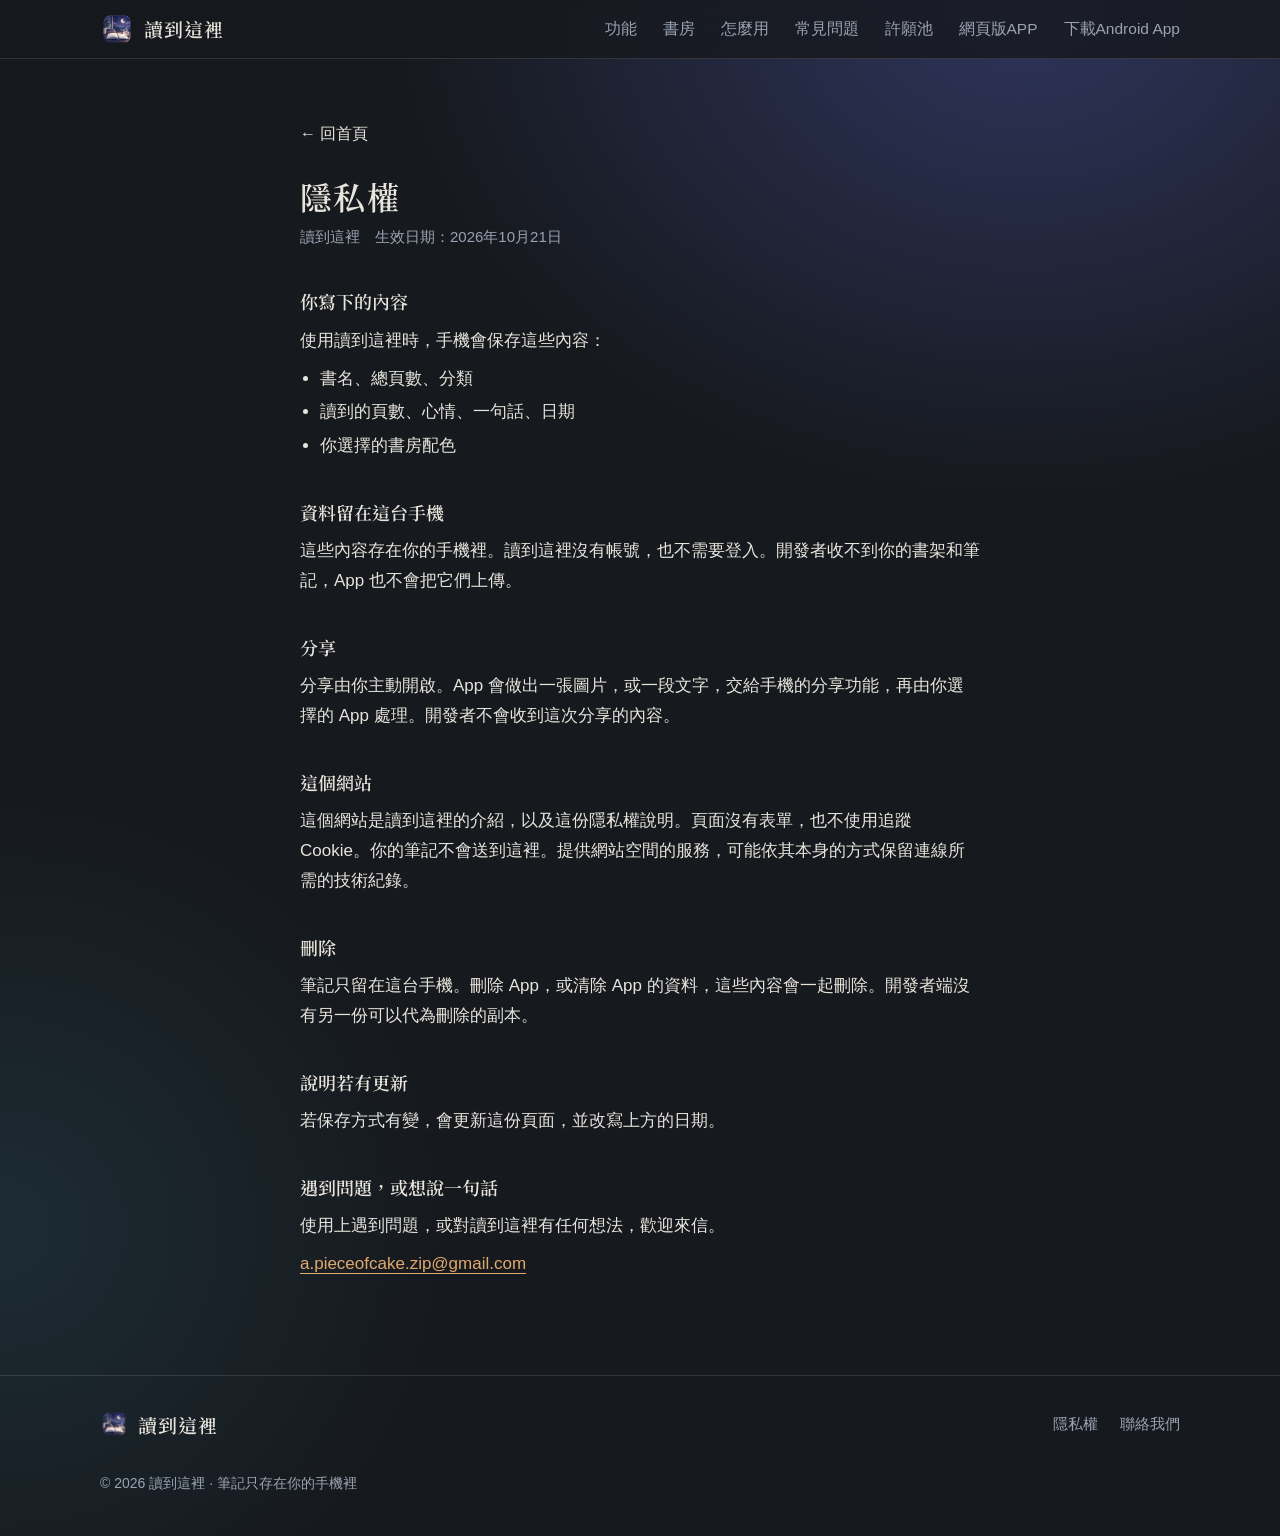
<file: public/privacy/index.html>
<!DOCTYPE html>
<html lang="zh-Hant">
  <head>
    <meta charset="utf-8" />
    <meta name="viewport" content="width=device-width, initial-scale=1" />
    <title>隱私權 — 讀到這裡</title>
    <meta name="description" content="讀到這裡如何保存你的讀書筆記。" />
    <link rel="canonical" href="https://readhere.pages.dev/privacy/" />
    <meta name="theme-color" content="#16191e" />
    <link rel="icon" href="/icon.png" />
    <link rel="apple-touch-icon" href="/icon.png" />
    <link rel="manifest" href="/site.webmanifest" />
    <link rel="preconnect" href="https://fonts.googleapis.com" />
    <link rel="preconnect" href="https://fonts.gstatic.com" crossorigin />
    <link href="https://fonts.googleapis.com/css2?family=Noto+Serif+TC:wght@500;600;700&display=swap" rel="stylesheet" />
    <link rel="stylesheet" href="/styles.css" />
  </head>
  <body>
    <a class="skip" href="#main">跳到主要內容</a>

    <header class="site-header">
      <div class="header-in">
        <a class="brand" href="/" aria-label="讀到這裡 — 首頁">
          <img src="/icon.png" width="34" height="34" alt="" />
          <span>讀到這裡</span>
        </a>
        <nav class="site-nav" aria-label="網站導覽">
          <a href="/#features">功能</a>
          <a href="/#rooms">書房</a>
          <a href="/#how">怎麼用</a>
          <a href="/#faq">常見問題</a>
          <a href="/wishlist/">許願池</a>
          <a href="https://readhere-web.pages.dev/">網頁版APP</a>
          <a href="https://play.google.com/store/apps/details?id=app.hiyori.readhere">下載Android App</a>
        </nav>
      </div>
    </header>

    <main id="main">
      <article class="policy">
        <a class="back" href="/">← 回首頁</a>
        <h1>隱私權</h1>
        <p class="dated">讀到這裡　生效日期：2026年10月21日</p>

        <h2>你寫下的內容</h2>
        <p>使用讀到這裡時，手機會保存這些內容：</p>
        <ul>
          <li>書名、總頁數、分類</li>
          <li>讀到的頁數、心情、一句話、日期</li>
          <li>你選擇的書房配色</li>
        </ul>

        <h2>資料留在這台手機</h2>
        <p>這些內容存在你的手機裡。讀到這裡沒有帳號，也不需要登入。開發者收不到你的書架和筆記，App 也不會把它們上傳。</p>

        <h2>分享</h2>
        <p>分享由你主動開啟。App 會做出一張圖片，或一段文字，交給手機的分享功能，再由你選擇的 App 處理。開發者不會收到這次分享的內容。</p>

        <h2>這個網站</h2>
        <p>這個網站是讀到這裡的介紹，以及這份隱私權說明。頁面沒有表單，也不使用追蹤 Cookie。你的筆記不會送到這裡。提供網站空間的服務，可能依其本身的方式保留連線所需的技術紀錄。</p>

        <h2>刪除</h2>
        <p>筆記只留在這台手機。刪除 App，或清除 App 的資料，這些內容會一起刪除。開發者端沒有另一份可以代為刪除的副本。</p>

        <h2>說明若有更新</h2>
        <p>若保存方式有變，會更新這份頁面，並改寫上方的日期。</p>

        <h2 id="contact">遇到問題，或想說一句話</h2>
        <p>使用上遇到問題，或對讀到這裡有任何想法，歡迎來信。</p>
        <p><a href="mailto:a.pieceofcake.zip@gmail.com">a.pieceofcake.zip@gmail.com</a></p>
      </article>
    </main>

    <footer class="site-footer-full">
      <div class="footer-in">
        <a class="brand" href="/">
          <img src="/icon.png" width="28" height="28" alt="" />
          <span>讀到這裡</span>
        </a>
        <nav class="footer-nav" aria-label="頁尾導覽">
          <a href="/privacy/">隱私權</a>
          <a href="/privacy/#contact">聯絡我們</a>
        </nav>
        <p class="footer-note">© <span id="year">2026</span> 讀到這裡 · 筆記只存在你的手機裡</p>
      </div>
    </footer>

    <script src="/app.js" defer></script>
  </body>
</html>
</file>
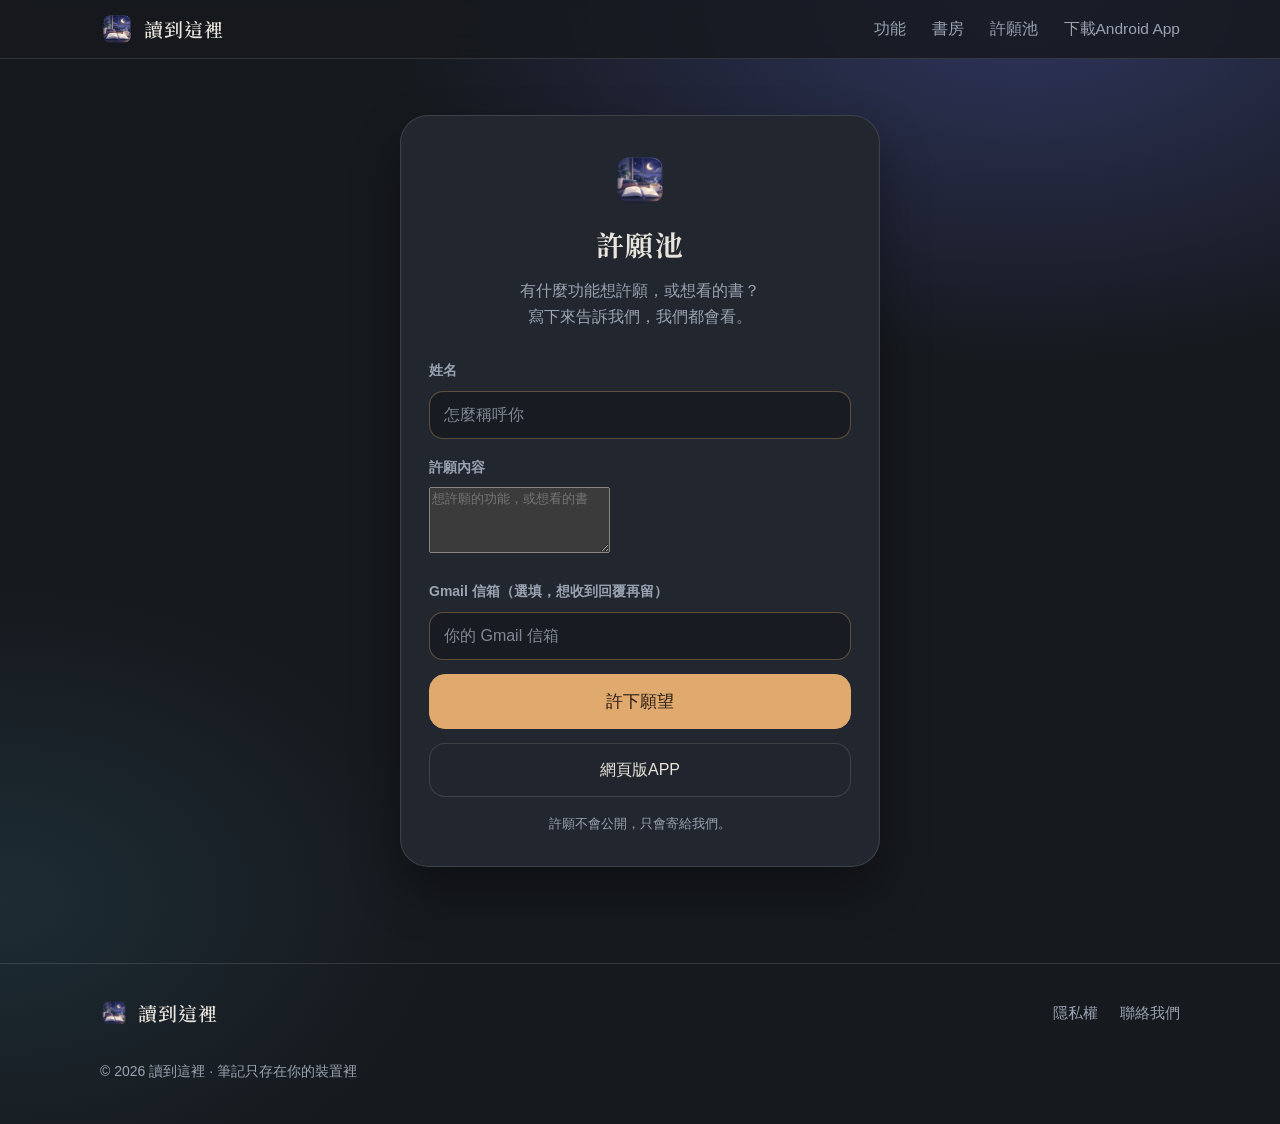
<file: public/wishlist/index.html>
<!DOCTYPE html>
<html lang="zh-Hant">
  <head>
    <meta charset="utf-8" />
    <meta name="viewport" content="width=device-width, initial-scale=1" />
    <title>許願池 — 讀到這裡</title>
    <meta
      name="description"
      content="有什麼功能想許願，或想看的書？寫下來告訴我們。"
    />
    <link rel="canonical" href="https://readhere.pages.dev/wishlist/" />
    <meta name="theme-color" content="#16191e" />
    <meta property="og:type" content="website" />
    <meta property="og:site_name" content="讀到這裡" />
    <meta property="og:title" content="許願池 — 讀到這裡" />
    <meta
      property="og:description"
      content="許下你對讀到這裡的願望。"
    />
    <meta property="og:url" content="https://readhere.pages.dev/wishlist/" />
    <meta property="og:image" content="https://readhere.pages.dev/icon.png" />
    <meta name="twitter:card" content="summary" />
    <link rel="icon" href="/icon.png" />
    <link rel="apple-touch-icon" href="/icon.png" />
    <link rel="manifest" href="/site.webmanifest" />
    <link rel="preconnect" href="https://fonts.googleapis.com" />
    <link rel="preconnect" href="https://fonts.gstatic.com" crossorigin />
    <link
      href="https://fonts.googleapis.com/css2?family=Noto+Serif+TC:wght@500;600;700&display=swap"
      rel="stylesheet"
    />
    <link rel="stylesheet" href="/styles.css" />
  </head>
  <body class="apply-page">
    <a class="skip" href="#main">跳到主要內容</a>

    <header class="site-header">
      <div class="header-in">
        <a class="brand" href="/" aria-label="讀到這裡 — 首頁">
          <img src="/icon.png" width="34" height="34" alt="" />
          <span>讀到這裡</span>
        </a>
        <nav class="site-nav" aria-label="網站導覽">
          <a href="/#features">功能</a>
          <a href="/#rooms">書房</a>
          <a href="/wishlist/" aria-current="page">許願池</a>
          <a href="https://play.google.com/store/apps/details?id=app.hiyori.readhere">下載Android App</a>
        </nav>
      </div>
    </header>

    <main id="main" class="apply-main">
      <section class="apply-card" aria-labelledby="apply-title">
        <div id="apply-form-view">
          <div class="apply-ico" aria-hidden="true">
            <img src="/icon.png" width="56" height="56" alt="" />
          </div>
          <h1 id="apply-title">許願池</h1>
          <p class="apply-sub">
            有什麼功能想許願，或想看的書？<br />
            寫下來告訴我們，我們都會看。
          </p>

          <form id="wish-form" class="apply-form" novalidate>
            <label class="apply-field">
              <span>姓名</span>
              <input
                type="text"
                id="f-name"
                name="name"
                placeholder="怎麼稱呼你"
                autocomplete="name"
              />
            </label>
            <label class="apply-field">
              <span>許願內容</span>
              <textarea
                id="f-wish"
                name="wish"
                rows="4"
                placeholder="想許願的功能，或想看的書"
              ></textarea>
            </label>
            <label class="apply-field">
              <span>Gmail 信箱（選填，想收到回覆再留）</span>
              <input
                type="email"
                id="f-email"
                name="email"
                placeholder="你的 Gmail 信箱"
                autocomplete="email"
              />
            </label>
            <p class="apply-err" id="form-err" role="alert"></p>
            <button type="submit" class="btn btn-primary apply-submit" id="wish-submit">
              許下願望
            </button>
            <a class="btn btn-ghost apply-submit" href="https://readhere-web.pages.dev/">
              網頁版APP
            </a>
            <p class="apply-note">許願不會公開，只會寄給我們。</p>
          </form>
        </div>

        <div id="apply-done" hidden>
          <div class="apply-ico apply-ico-mark" aria-hidden="true">✓</div>
          <h2>謝謝你的許願！</h2>
          <p class="apply-sub">
            你的許願我們收到了，謝謝你告訴我們。
          </p>
          <a class="btn btn-primary apply-submit" href="https://readhere-web.pages.dev/">
            網頁版APP
          </a>
          <a class="btn btn-ghost apply-submit" href="/">回首頁</a>
        </div>

        <div id="apply-fallback" hidden>
          <div class="apply-ico apply-ico-mark" aria-hidden="true">!</div>
          <h2>哎呀，送出失敗了</h2>
          <p class="apply-sub">
            網路好像有點問題，麻煩直接把你的許願寄到<br />
            <a class="mail-link" href="mailto:a.pieceofcake.zip@gmail.com">a.pieceofcake.zip@gmail.com</a><br />
            我們一樣會收到！
          </p>
          <a
            class="btn btn-primary apply-submit"
            href="mailto:a.pieceofcake.zip@gmail.com?subject=%E3%80%90%E8%AE%80%E5%88%B0%E9%80%99%E8%A3%8F%E3%80%91%E8%A8%B1%E9%A1%98%E6%B1%A0&body=%E6%88%91%E7%9A%84%E8%A8%B1%E9%A1%98%EF%BC%9A"
          >
            寄出 Gmail 信箱
          </a>
          <a class="btn btn-ghost apply-submit" href="https://readhere-web.pages.dev/">
            網頁版APP
          </a>
        </div>
      </section>
    </main>

    <footer class="site-footer-full">
      <div class="footer-in">
        <a class="brand" href="/">
          <img src="/icon.png" width="28" height="28" alt="" />
          <span>讀到這裡</span>
        </a>
        <nav class="footer-nav" aria-label="頁尾導覽">
          <a href="/privacy/">隱私權</a>
          <a href="/privacy/#contact">聯絡我們</a>
        </nav>
        <p class="footer-note">© <span id="year">2026</span> 讀到這裡 · 筆記只存在你的裝置裡</p>
      </div>
    </footer>

    <script>
      (function () {
        var year = document.getElementById("year");
        if (year) year.textContent = String(new Date().getFullYear());

        var FORM_ENDPOINT = "/api/wish";
        var form = document.getElementById("wish-form");
        var formErr = document.getElementById("form-err");
        var submitBtn = document.getElementById("wish-submit");
        var formView = document.getElementById("apply-form-view");
        var doneView = document.getElementById("apply-done");
        var fallbackView = document.getElementById("apply-fallback");

        form.addEventListener("submit", async function (event) {
          event.preventDefault();
          var name = document.getElementById("f-name").value.trim();
          var wish = document.getElementById("f-wish").value.trim();
          var email = document.getElementById("f-email").value.trim();
          formErr.classList.remove("show");
          formErr.textContent = "";
          if (!name) {
            formErr.textContent = "請填寫姓名";
            formErr.classList.add("show");
            return;
          }
          if (!wish) {
            formErr.textContent = "請寫下你的許願";
            formErr.classList.add("show");
            return;
          }
          if (email && !/^[^\s@]+@[^\s@]+\.[^\s@]+$/.test(email)) {
            formErr.textContent = "請填寫正確的 Gmail 信箱";
            formErr.classList.add("show");
            return;
          }

          submitBtn.disabled = true;
          var oldLabel = submitBtn.textContent;
          submitBtn.textContent = "送出中…";
          try {
            var res = await fetch(FORM_ENDPOINT, {
              method: "POST",
              headers: {
                "Content-Type": "application/json",
                Accept: "application/json",
              },
              body: JSON.stringify({
                姓名: name,
                許願內容: wish,
                "Gmail 信箱": email,
              }),
            });
            var data = {};
            try {
              data = await res.json();
            } catch (parseErr) {}
            if (res.ok && (data.success === true || data.success === "true")) {
              formView.hidden = true;
              fallbackView.hidden = true;
              doneView.hidden = false;
            } else if (data && data.error) {
              formErr.textContent = data.error;
              formErr.classList.add("show");
            } else {
              throw new Error("submit failed");
            }
          } catch (error) {
            formView.hidden = true;
            doneView.hidden = true;
            fallbackView.hidden = false;
          } finally {
            submitBtn.disabled = false;
            submitBtn.textContent = oldLabel;
          }
        });
      })();
    </script>
  </body>
</html>
</file>
<file: styles.css>
:root {
  --paper: #16191e;
  --card: #22272f;
  --card-soft: rgba(34, 39, 47, 0.72);
  --ink: #e8e4dc;
  --soft: #9aa3b2;
  --gold: #e0a96d;
  --gold-bright: #f0c490;
  --line: rgba(232, 228, 220, 0.14);
  --glow: rgba(111, 125, 255, 0.28);
  --radius: 18px;
  color-scheme: dark;
}

* { box-sizing: border-box; }

html {
  background: var(--paper);
  scroll-behavior: smooth;
  scroll-padding-top: 88px;
}

body {
  margin: 0;
  min-height: 100vh;
  background:
    radial-gradient(ellipse 70% 46% at 80% 0%, var(--glow), transparent 70%),
    radial-gradient(ellipse 50% 40% at 0% 80%, rgba(62, 143, 163, 0.16), transparent 70%),
    var(--paper);
  color: var(--ink);
  font-family: "PingFang TC", "Noto Sans TC", "Hiragino Sans", sans-serif;
  font-size: 17px;
  line-height: 1.75;
}

h1, h2, .brand span, .phone-book-name {
  font-family: "Noto Serif TC", "Songti TC", "PMingLiU", serif;
}

a { color: var(--gold); text-decoration-thickness: 1px; text-underline-offset: 0.22em; }
a:hover { color: var(--gold-bright); }
a:focus-visible, button:focus-visible, summary:focus-visible {
  outline: 2px solid var(--gold);
  outline-offset: 4px;
  border-radius: 4px;
}

.skip {
  position: absolute; left: -9999px; top: 0;
  background: var(--card); color: var(--ink);
  padding: 10px 16px; z-index: 50; border-radius: 0 0 10px 0;
}
.skip:focus { left: 0; }

/* ---------- header ---------- */
.site-header {
  position: sticky; top: 0; z-index: 40;
  background: rgba(22, 25, 30, 0.82);
  backdrop-filter: blur(12px);
  -webkit-backdrop-filter: blur(12px);
  border-bottom: 1px solid var(--line);
}
.header-in {
  width: min(1080px, calc(100% - 48px));
  margin: 0 auto;
  display: flex; align-items: center; justify-content: space-between;
  gap: 16px; padding: 12px 0;
}
.brand {
  display: inline-flex; align-items: center; gap: 10px;
  color: var(--ink); text-decoration: none; font-size: 19px; font-weight: 600;
  letter-spacing: 0.05em; white-space: nowrap;
}
.brand img { border-radius: 9px; display: block; }
.brand:hover { color: var(--ink); }
.site-nav { display: flex; gap: 26px; flex-wrap: wrap; }
.site-nav a { color: var(--soft); text-decoration: none; font-size: 15.5px; }
.site-nav a:hover { color: var(--ink); }

/* ---------- hero ---------- */
.hero {
  width: min(1080px, calc(100% - 48px));
  margin: 0 auto;
  padding: 72px 0 84px;
  display: grid;
  grid-template-columns: 1.05fr 0.95fr;
  gap: 56px;
  align-items: center;
}
.eyebrow, .section-eyebrow {
  margin: 0; color: var(--gold); font-size: 14px;
  letter-spacing: 0.22em; font-weight: 600;
}
.hero h1 {
  margin: 16px 0 0; font-size: 64px; font-weight: 700;
  letter-spacing: 0.06em; line-height: 1.2;
}
.lead { margin: 14px 0 0; font-size: 22px; color: var(--ink); }
.hero-text { margin: 20px 0 0; color: var(--soft); max-width: 34em; }
.hero-cta { margin-top: 32px; display: flex; gap: 12px; flex-wrap: wrap; }
.btn {
  display: inline-block; padding: 12px 22px; border-radius: 999px;
  text-decoration: none; font-size: 16px; border: 1px solid var(--line);
  min-height: 48px;
}
.btn-primary { background: var(--gold); border-color: var(--gold); color: #241a10; font-weight: 600; }
.btn-primary:hover { background: var(--gold-bright); color: #241a10; }
.btn-ghost { color: var(--ink); background: var(--card-soft); }
.btn-ghost:hover { color: var(--gold-bright); }
.hero-notes {
  margin: 28px 0 0; padding: 0; list-style: none;
  display: flex; flex-wrap: wrap; gap: 8px;
}
.hero-notes li {
  padding: 6px 12px; border: 1px solid var(--line); border-radius: 999px;
  color: var(--soft); background: var(--card-soft); font-size: 14.5px;
}

/* phone mock */
.hero-visual { display: flex; flex-direction: column; align-items: center; }
.phone {
  --p-bg: #1d2333; --p-card: #2a3049; --p-ink: #ece7db; --p-soft: #9aa3b8;
  --p-accent: #e0a96d; --p-line: rgba(236, 231, 219, 0.14);
  width: min(340px, 100%);
  background: var(--p-bg); color: var(--p-ink);
  border: 1px solid var(--p-line);
  border-radius: 36px; padding: 22px 20px 26px;
  box-shadow: 0 32px 64px rgba(0, 0, 0, 0.45);
  transition: background 0.45s ease, color 0.45s ease;
}
.phone[data-theme="washi"] {
  --p-bg: #f2ecdd; --p-card: #fbf7ec; --p-ink: #3c362c; --p-soft: #8a7f6a;
  --p-accent: #b26a35; --p-line: rgba(60, 54, 44, 0.14);
}
.phone[data-theme="nordic"] {
  --p-bg: #e8eef0; --p-card: #f7fafb; --p-ink: #2e3a40; --p-soft: #75828a;
  --p-accent: #5f8296; --p-line: rgba(46, 58, 64, 0.13);
}
.phone-bar { display: flex; align-items: center; justify-content: space-between; }
.phone-dot { width: 9px; height: 9px; border-radius: 50%; background: var(--p-accent); }
.phone-title { font-size: 14px; letter-spacing: 0.14em; color: var(--p-soft); }
.phone-moon { color: var(--p-accent); font-size: 15px; }
.phone-book, .phone-note, .phone-cal {
  background: var(--p-card); border: 1px solid var(--p-line);
  border-radius: 18px; padding: 16px 18px; margin-top: 14px;
  transition: background 0.45s ease;
}
.phone-book-cat { margin: 0; font-size: 12.5px; letter-spacing: 0.18em; color: var(--p-accent); }
.phone-book-name { margin: 4px 0 0; font-size: 21px; font-weight: 600; }
.phone-progress { height: 7px; border-radius: 99px; background: var(--p-line); margin-top: 14px; overflow: hidden; }
.phone-progress span { display: block; height: 100%; border-radius: 99px; background: var(--p-accent); }
.phone-page { margin: 10px 0 0; font-size: 14px; color: var(--p-soft); }
.phone-page strong { color: var(--p-ink); font-size: 16px; }
.phone-note-row { margin: 0; display: flex; justify-content: space-between; align-items: center; }
.phone-chip {
  font-size: 12.5px; padding: 3px 10px; border-radius: 999px;
  border: 1px solid var(--p-line); color: var(--p-accent);
}
.phone-date { font-size: 12.5px; color: var(--p-soft); }
.phone-sentence { margin: 10px 0 0; font-size: 15.5px; }
.phone-cal-title { margin: 0 0 8px; font-size: 13px; letter-spacing: 0.14em; color: var(--p-soft); }
.phone-cal-grid { display: grid; grid-template-columns: repeat(7, 1fr); gap: 5px; text-align: center; font-size: 12px; color: var(--p-soft); }
.phone-cal-grid .d {
  padding: 3px 0; border-radius: 8px; color: var(--p-ink); position: relative;
}
.phone-cal-grid .d.read::after {
  content: ""; position: absolute; left: 50%; bottom: 1px; transform: translateX(-50%);
  width: 4px; height: 4px; border-radius: 50%; background: var(--p-accent);
}
.phone-cal-grid .d.today { background: var(--p-accent); color: #fff; font-weight: 700; }
.phone-cal-grid .d.today::after { background: #fff; }
.mock-caption { margin: 18px 0 0; font-size: 13.5px; color: var(--soft); text-align: center; }
.room-switch { margin-top: 12px; display: flex; gap: 8px; flex-wrap: wrap; justify-content: center; }
.room-switch button {
  font: inherit; font-size: 14.5px; cursor: pointer;
  padding: 8px 16px; min-height: 44px; border-radius: 999px;
  border: 1px solid var(--line); background: var(--card-soft); color: var(--soft);
}
.room-switch button:hover { color: var(--ink); }
.room-switch button.active { color: #241a10; background: var(--gold); border-color: var(--gold); font-weight: 600; }

/* ---------- sections ---------- */
.section {
  width: min(1080px, calc(100% - 48px));
  margin: 0 auto; padding: 64px 0 8px;
}
.section h2 { margin: 12px 0 0; font-size: 34px; font-weight: 600; letter-spacing: 0.03em; line-height: 1.35; }
.section-lead { margin: 12px 0 0; color: var(--soft); max-width: 38em; }

.cards { margin-top: 36px; display: grid; grid-template-columns: repeat(4, 1fr); gap: 16px; }
.card {
  background: var(--card-soft); border: 1px solid var(--line);
  border-radius: var(--radius); padding: 24px 22px;
}
.card-icon { margin: 0; font-size: 24px; color: var(--gold); }
.card h3 { margin: 12px 0 0; font-size: 19px; font-weight: 600; }
.card p:last-child { margin: 8px 0 0; color: var(--soft); font-size: 15.5px; }

.rooms-grid { margin-top: 36px; display: grid; grid-template-columns: repeat(3, 1fr); gap: 16px; }
.room-card { border: 1px solid var(--line); border-radius: var(--radius); padding: 22px; background: var(--card-soft); }
.room-card h3 { margin: 16px 0 0; font-size: 19px; font-weight: 600; }
.room-card p { margin: 8px 0 0; color: var(--soft); font-size: 15.5px; }
.room-preview { border-radius: 12px; padding: 18px; min-height: 104px; }
.room-book { display: block; width: 44px; height: 30px; border-radius: 4px; margin-bottom: 12px; }
.room-line { display: block; height: 7px; border-radius: 99px; margin-top: 8px; }
.room-line.short { width: 55%; }
.room-washi .room-preview { background: #f2ecdd; }
.room-washi .room-book { background: #b26a35; }
.room-washi .room-line { background: rgba(60, 54, 44, 0.28); }
.room-midnight .room-preview { background: #1d2333; }
.room-midnight .room-book { background: #e0a96d; }
.room-midnight .room-line { background: rgba(236, 231, 219, 0.3); }
.room-nordic .room-preview { background: #e8eef0; }
.room-nordic .room-book { background: #5f8296; }
.room-nordic .room-line { background: rgba(46, 58, 64, 0.26); }

.steps { margin: 36px 0 0; padding: 0; list-style: none; display: grid; grid-template-columns: repeat(3, 1fr); gap: 16px; counter-reset: none; }
.steps li {
  display: flex; gap: 16px; align-items: flex-start;
  background: var(--card-soft); border: 1px solid var(--line);
  border-radius: var(--radius); padding: 24px 22px;
}
.step-no {
  flex: none; width: 38px; height: 38px; border-radius: 50%;
  border: 1px solid var(--gold); color: var(--gold);
  display: flex; align-items: center; justify-content: center;
  font-family: "Noto Serif TC", serif; font-size: 17px;
}
.steps h3 { margin: 4px 0 0; font-size: 18px; font-weight: 600; }
.steps p { margin: 6px 0 0; color: var(--soft); font-size: 15.5px; }

.privacy-teaser {
  margin-top: 64px; padding: 40px 40px 44px;
  border: 1px solid var(--line); border-radius: 24px;
  background: linear-gradient(160deg, rgba(111, 125, 255, 0.12), rgba(34, 39, 47, 0.72) 55%);
}
.privacy-teaser h2 { margin-top: 0; }
.privacy-points { margin: 20px 0 28px; padding: 0; list-style: none; }
.privacy-points li { margin-top: 10px; color: var(--soft); }
.privacy-points strong { color: var(--ink); }

.faq-list { margin-top: 32px; display: grid; gap: 12px; }
.faq-list details {
  background: var(--card-soft); border: 1px solid var(--line);
  border-radius: var(--radius); padding: 6px 22px;
}
.faq-list summary { cursor: pointer; padding: 14px 0; font-weight: 600; min-height: 44px; }
.faq-list details p { margin: 0 0 18px; color: var(--soft); }

.support { text-align: left; padding-bottom: 72px; }
.support p { color: var(--soft); margin: 12px 0 0; }
.mail-link { font-size: 19px; }

/* ---------- footer ---------- */
.site-footer-full { border-top: 1px solid var(--line); margin-top: 24px; }
.footer-in {
  width: min(1080px, calc(100% - 48px)); margin: 0 auto;
  padding: 32px 0 40px;
  display: flex; align-items: center; gap: 20px; flex-wrap: wrap;
}
.footer-nav { display: flex; gap: 22px; flex-wrap: wrap; margin-left: auto; }
.footer-nav a { color: var(--soft); text-decoration: none; font-size: 15px; }
.footer-nav a:hover { color: var(--ink); }
.footer-note { width: 100%; margin: 10px 0 0; color: var(--soft); font-size: 14px; }

/* legacy single-column footer (kept for compatibility) */
.site-footer {
  width: min(640px, calc(100% - 48px)); margin: 0 auto;
  padding: 20px 0 36px; border-top: 1px solid var(--line);
}
.site-footer a { color: var(--soft); }
.site-footer a:hover { color: var(--ink); }

/* ---------- privacy policy page ---------- */
.policy { width: min(680px, calc(100% - 40px)); margin: 0 auto; padding: 60px 0 72px; }
.back { min-height: 44px; color: var(--ink); text-decoration: none; font-size: 16px; display: inline-block; }
.back:hover { color: var(--gold); }
.policy h1 { margin: 12px 0 0; font-size: 32px; font-weight: 600; letter-spacing: 0.04em; line-height: 1.25; }
.dated { margin: 8px 0 0; color: var(--soft); font-size: 15px; }
.policy h2 { margin: 36px 0 0; font-size: 18px; font-weight: 600; }
.policy p, .policy ul { margin: 8px 0 0; }
.policy ul { padding-left: 1.2em; }
.policy li + li { margin-top: 4px; }

/* ---------- 404 ---------- */
.notfound { width: min(640px, calc(100% - 40px)); margin: 0 auto; padding: 96px 0; text-align: center; }
.notfound h1 { font-size: 34px; margin: 20px 0 0; }
.notfound p { color: var(--soft); }

/* ---------- apply ---------- */
.apply-main {
  width: min(480px, calc(100% - 40px));
  margin: 0 auto;
  padding: 56px 0 72px;
}
.apply-card {
  background: var(--card);
  border: 1px solid var(--line);
  border-radius: 28px;
  padding: 36px 28px 30px;
  text-align: center;
  box-shadow: 0 24px 48px rgba(0, 0, 0, 0.35);
}
.apply-ico {
  display: flex;
  justify-content: center;
  margin-bottom: 18px;
}
.apply-ico img {
  border-radius: 14px;
  display: block;
}
.apply-ico-mark {
  width: 56px;
  height: 56px;
  margin: 0 auto 18px;
  border-radius: 999px;
  display: flex;
  align-items: center;
  justify-content: center;
  background: rgba(224, 169, 109, 0.16);
  color: var(--gold-bright);
  font-size: 28px;
  font-weight: 700;
}
.apply-card h1,
.apply-card h2 {
  margin: 0;
  font-size: 28px;
  font-weight: 700;
  letter-spacing: 0.04em;
  line-height: 1.35;
}
.apply-sub {
  margin: 14px 0 0;
  color: var(--soft);
  font-size: 15.5px;
  line-height: 1.7;
}
.apply-form {
  margin-top: 28px;
  text-align: left;
}
.apply-field {
  display: block;
  margin-top: 16px;
}
.apply-field span {
  display: block;
  margin-bottom: 8px;
  color: var(--soft);
  font-size: 14px;
  font-weight: 600;
}
.apply-field input {
  width: 100%;
  min-height: 48px;
  border: 1px solid rgba(224, 169, 109, 0.35);
  border-radius: 14px;
  padding: 12px 14px;
  background: rgba(22, 25, 30, 0.72);
  color: var(--ink);
  font-size: 16px;
  outline: none;
  -webkit-appearance: none;
  appearance: none;
}
.apply-field input::placeholder {
  color: rgba(154, 163, 178, 0.8);
}
.apply-field input:focus {
  border-color: var(--gold);
  box-shadow: 0 0 0 3px rgba(224, 169, 109, 0.18);
}
.apply-err {
  margin: 12px 0 0;
  min-height: 0;
  color: #e08a7a;
  font-size: 14px;
  display: none;
}
.apply-err.show {
  display: block;
}
.apply-submit {
  display: flex;
  align-items: center;
  justify-content: center;
  width: 100%;
  margin-top: 14px;
  border-radius: 16px;
  text-align: center;
}
button.apply-submit {
  cursor: pointer;
  font: inherit;
}
button.apply-submit:disabled {
  opacity: 0.65;
  cursor: wait;
}
.apply-note {
  margin: 16px 0 0;
  text-align: center;
  color: var(--soft);
  font-size: 13px;
}

/* ---------- reveal ---------- */
.reveal { opacity: 1; }
.js .reveal { opacity: 0; transform: translateY(14px); transition: opacity 0.6s ease, transform 0.6s ease; }
.js .reveal.in { opacity: 1; transform: none; }

/* ---------- responsive ---------- */
@media (max-width: 960px) {
  .cards { grid-template-columns: repeat(2, 1fr); }
  .rooms-grid, .steps { grid-template-columns: 1fr; }
  .hero { grid-template-columns: 1fr; gap: 44px; padding-top: 52px; }
  .hero h1 { font-size: 50px; }
}
@media (max-width: 640px) {
  .header-in, .hero, .section, .footer-in { width: calc(100% - 40px); }
  .site-nav { gap: 16px; }
  .site-nav a { font-size: 14.5px; }
  .hero h1 { font-size: 42px; }
  .lead { font-size: 19px; }
  .section h2 { font-size: 27px; }
  .cards { grid-template-columns: 1fr; }
  .privacy-teaser { padding: 30px 24px 34px; }
  .footer-nav { margin-left: 0; }
}
@media (prefers-reduced-motion: reduce) {
  html { scroll-behavior: auto; }
  .js .reveal { opacity: 1; transform: none; transition: none; }
  .phone, .phone-book, .phone-note, .phone-cal { transition: none; }
}
</file>
